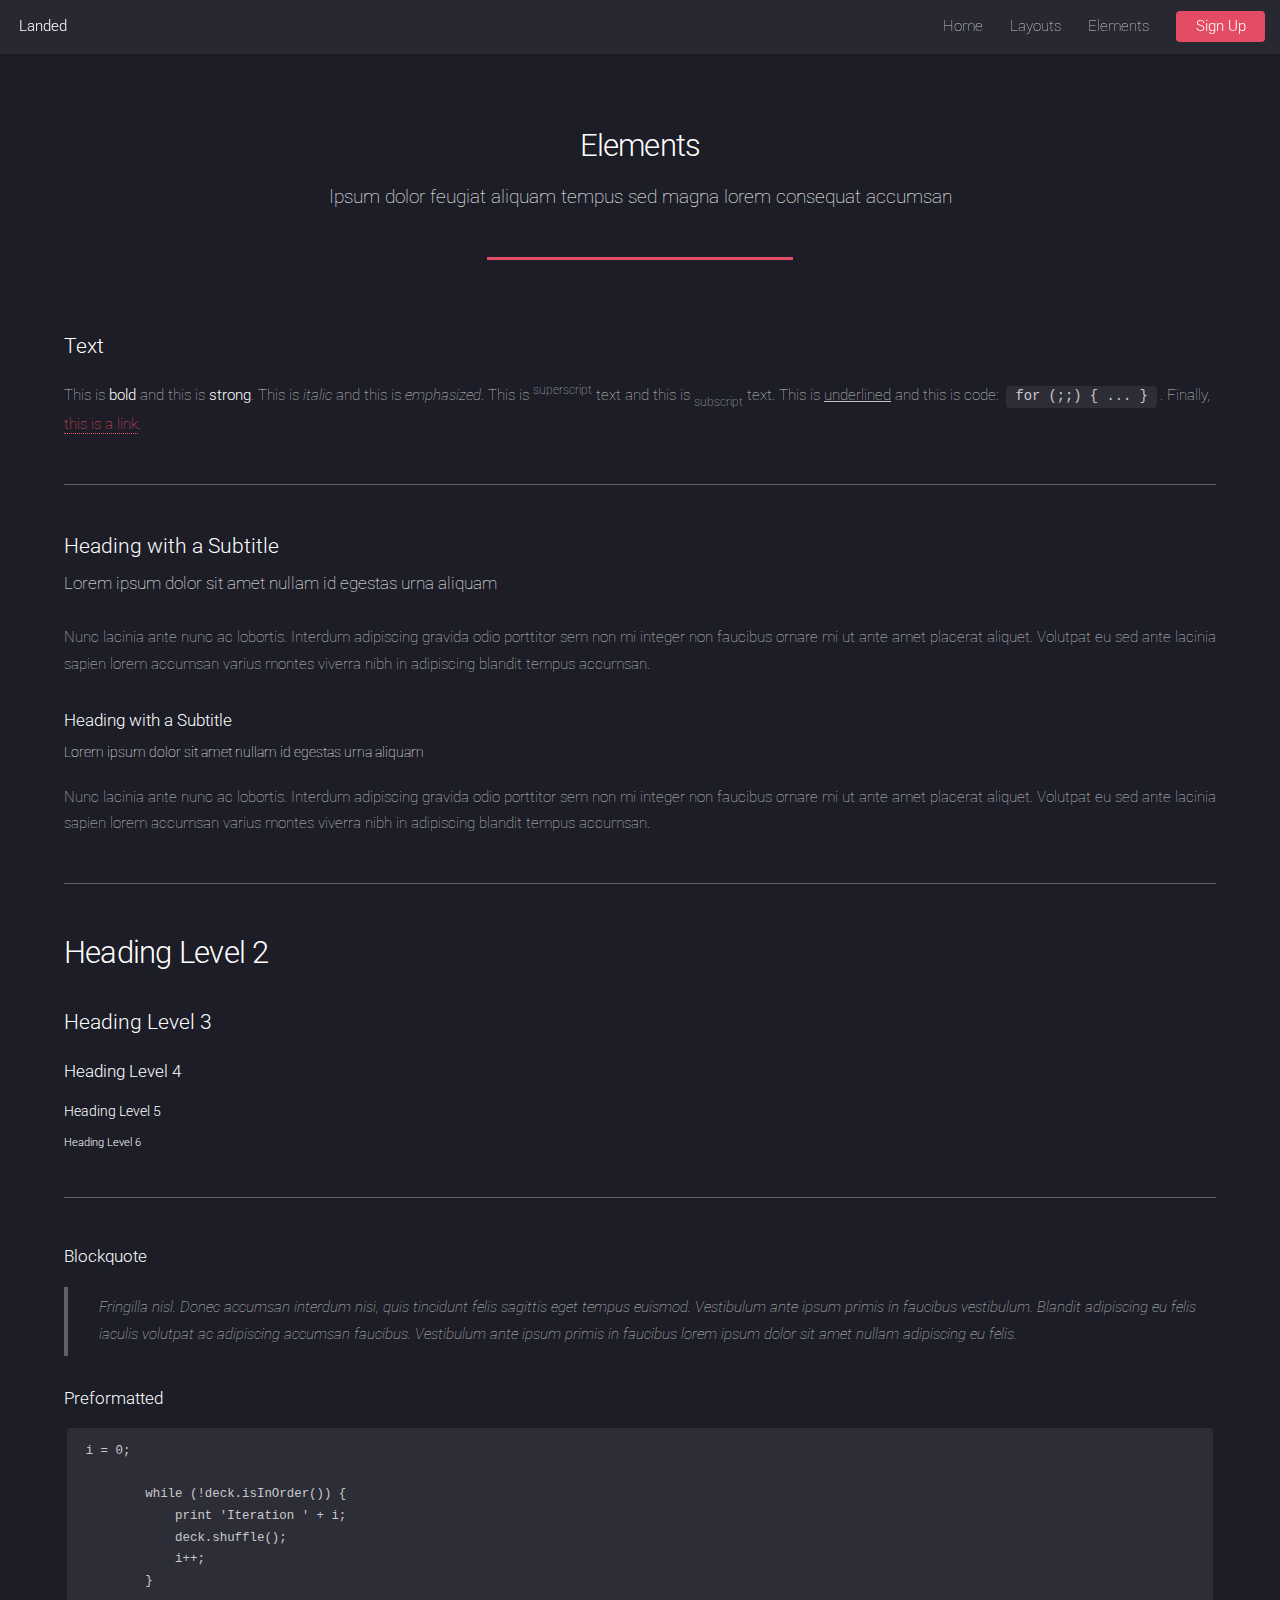
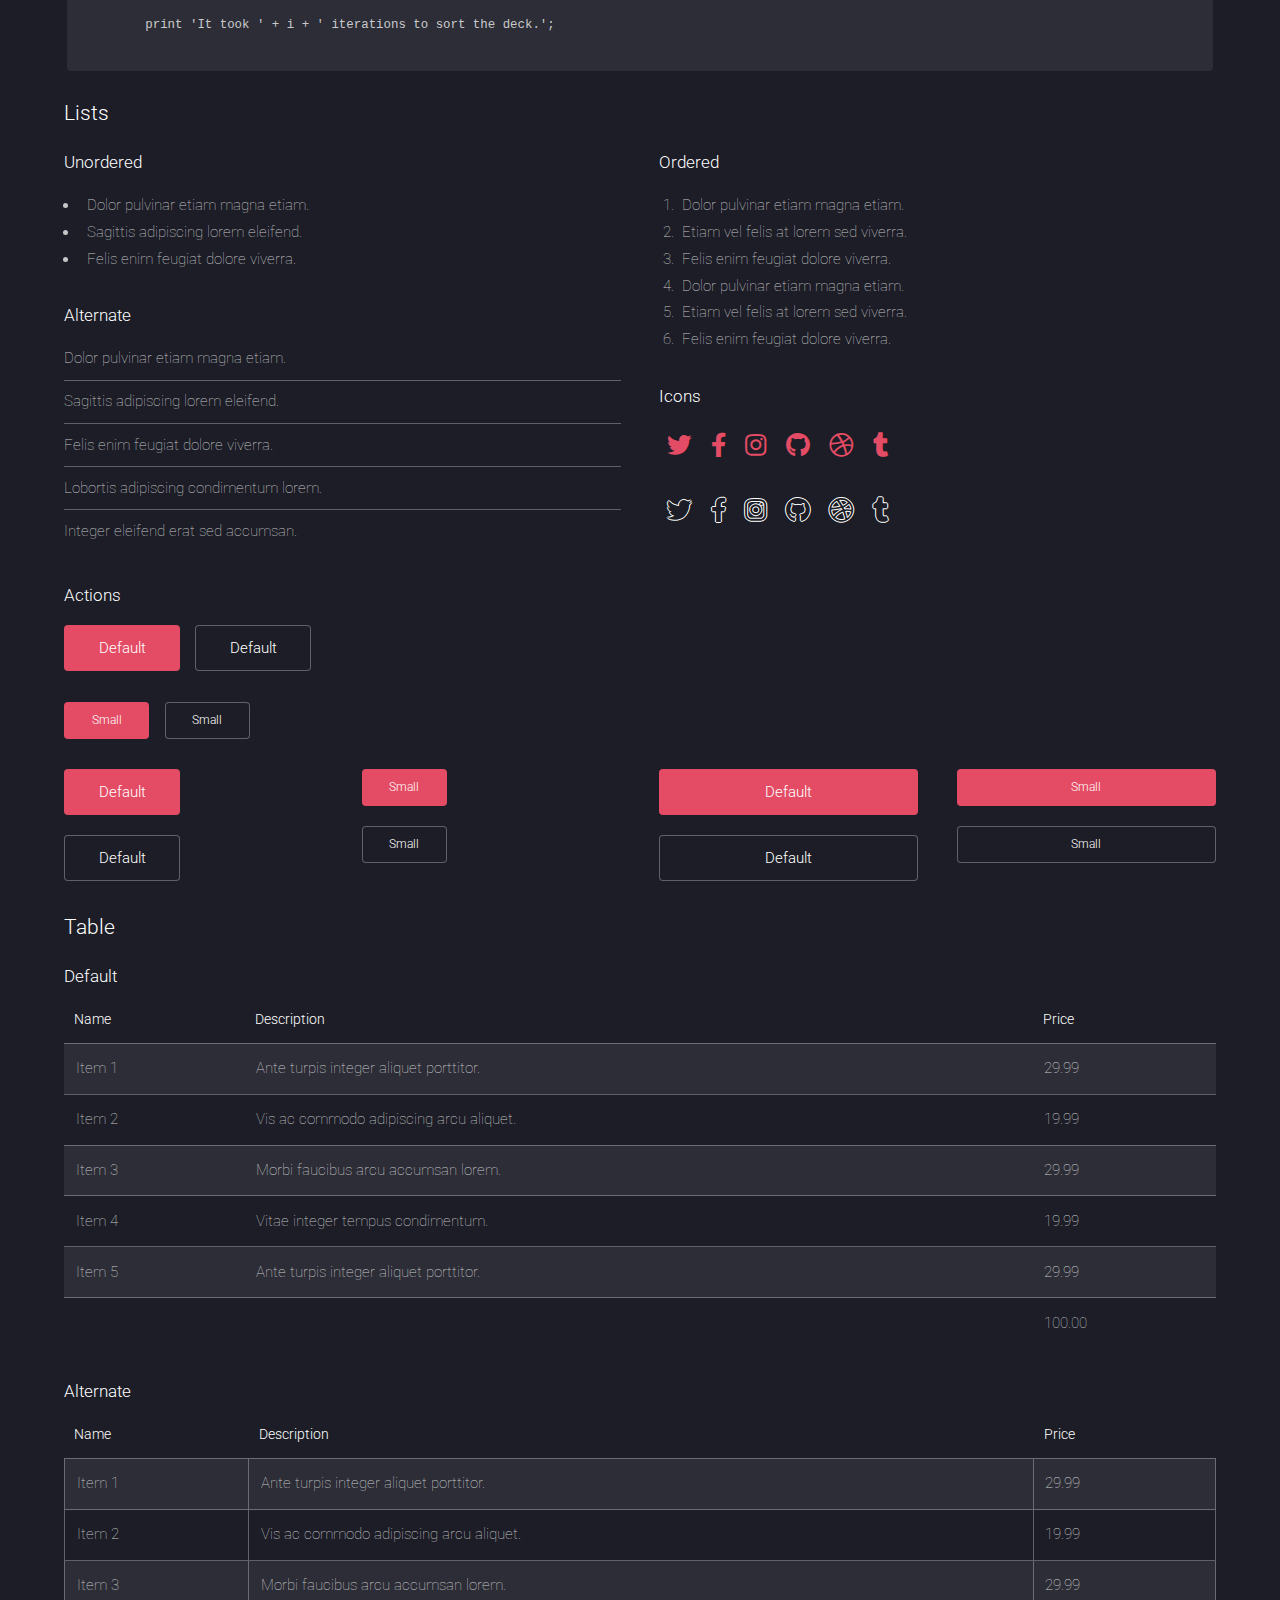
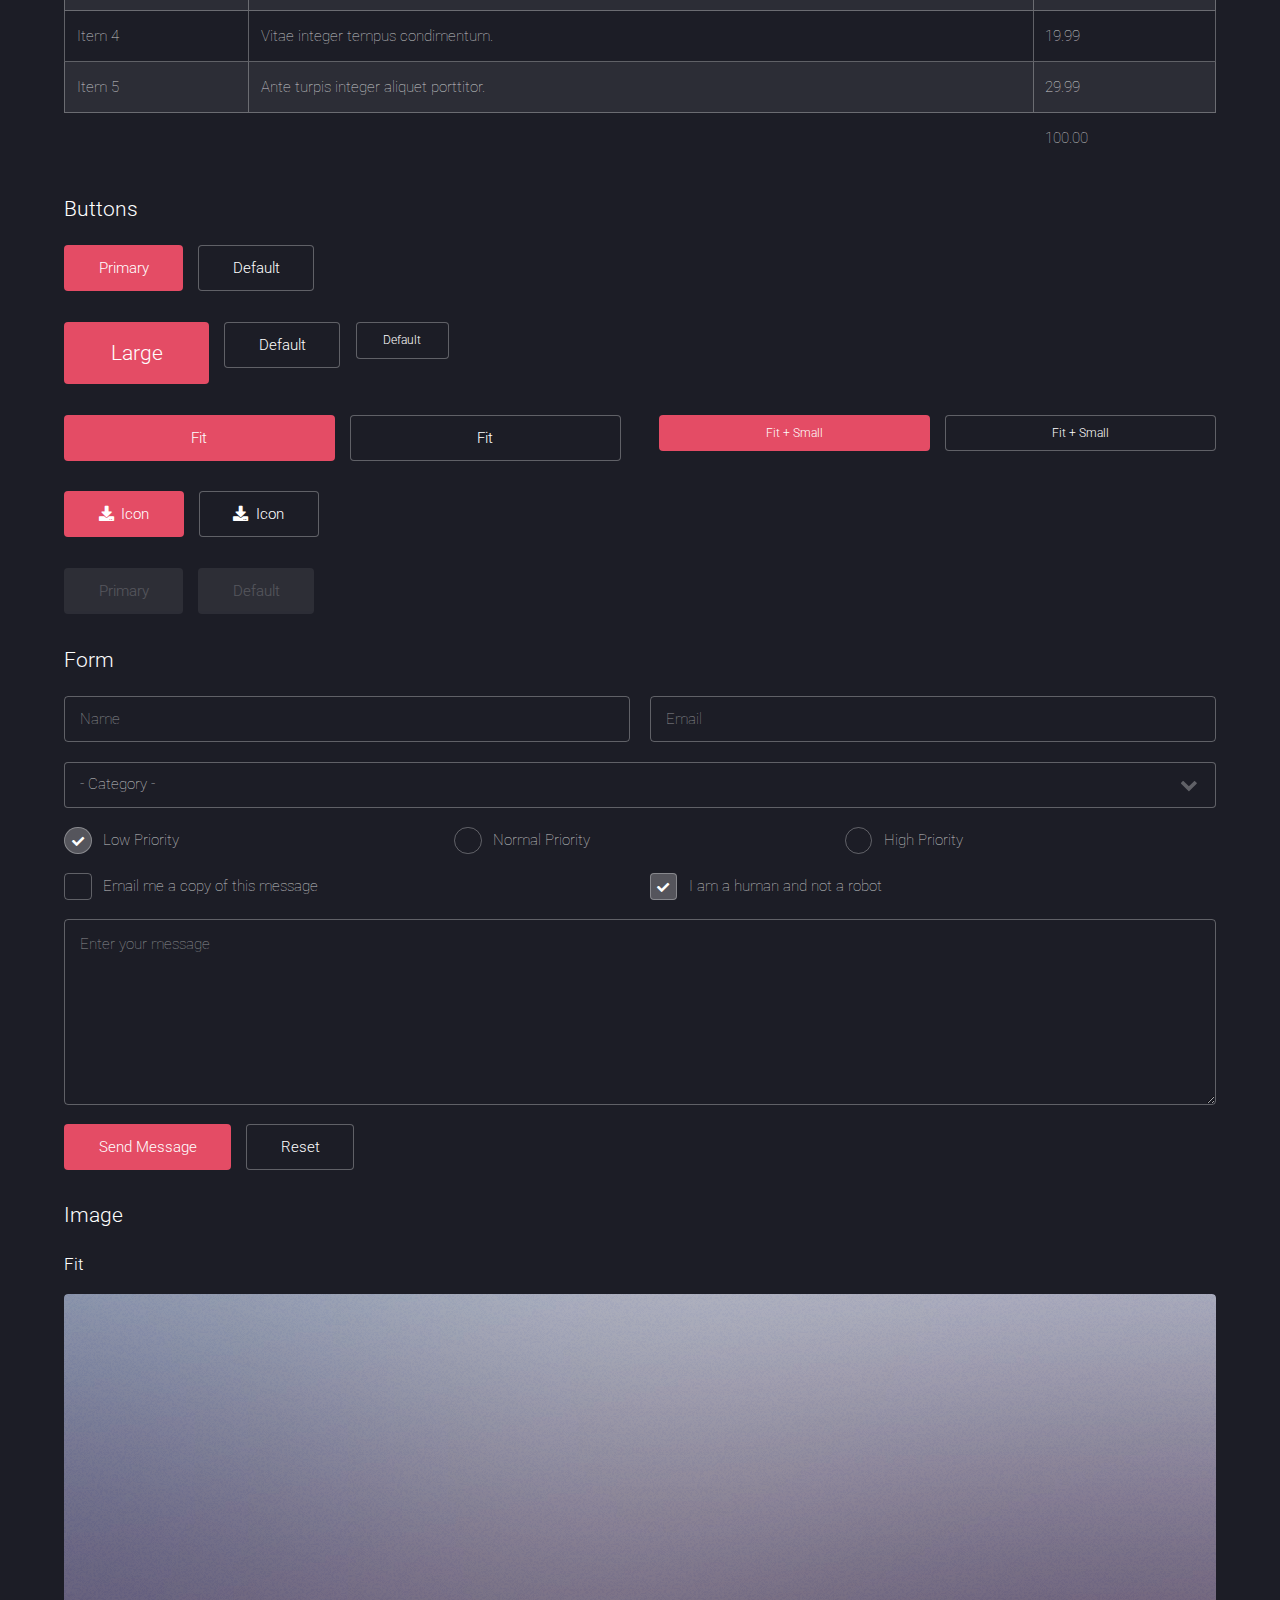
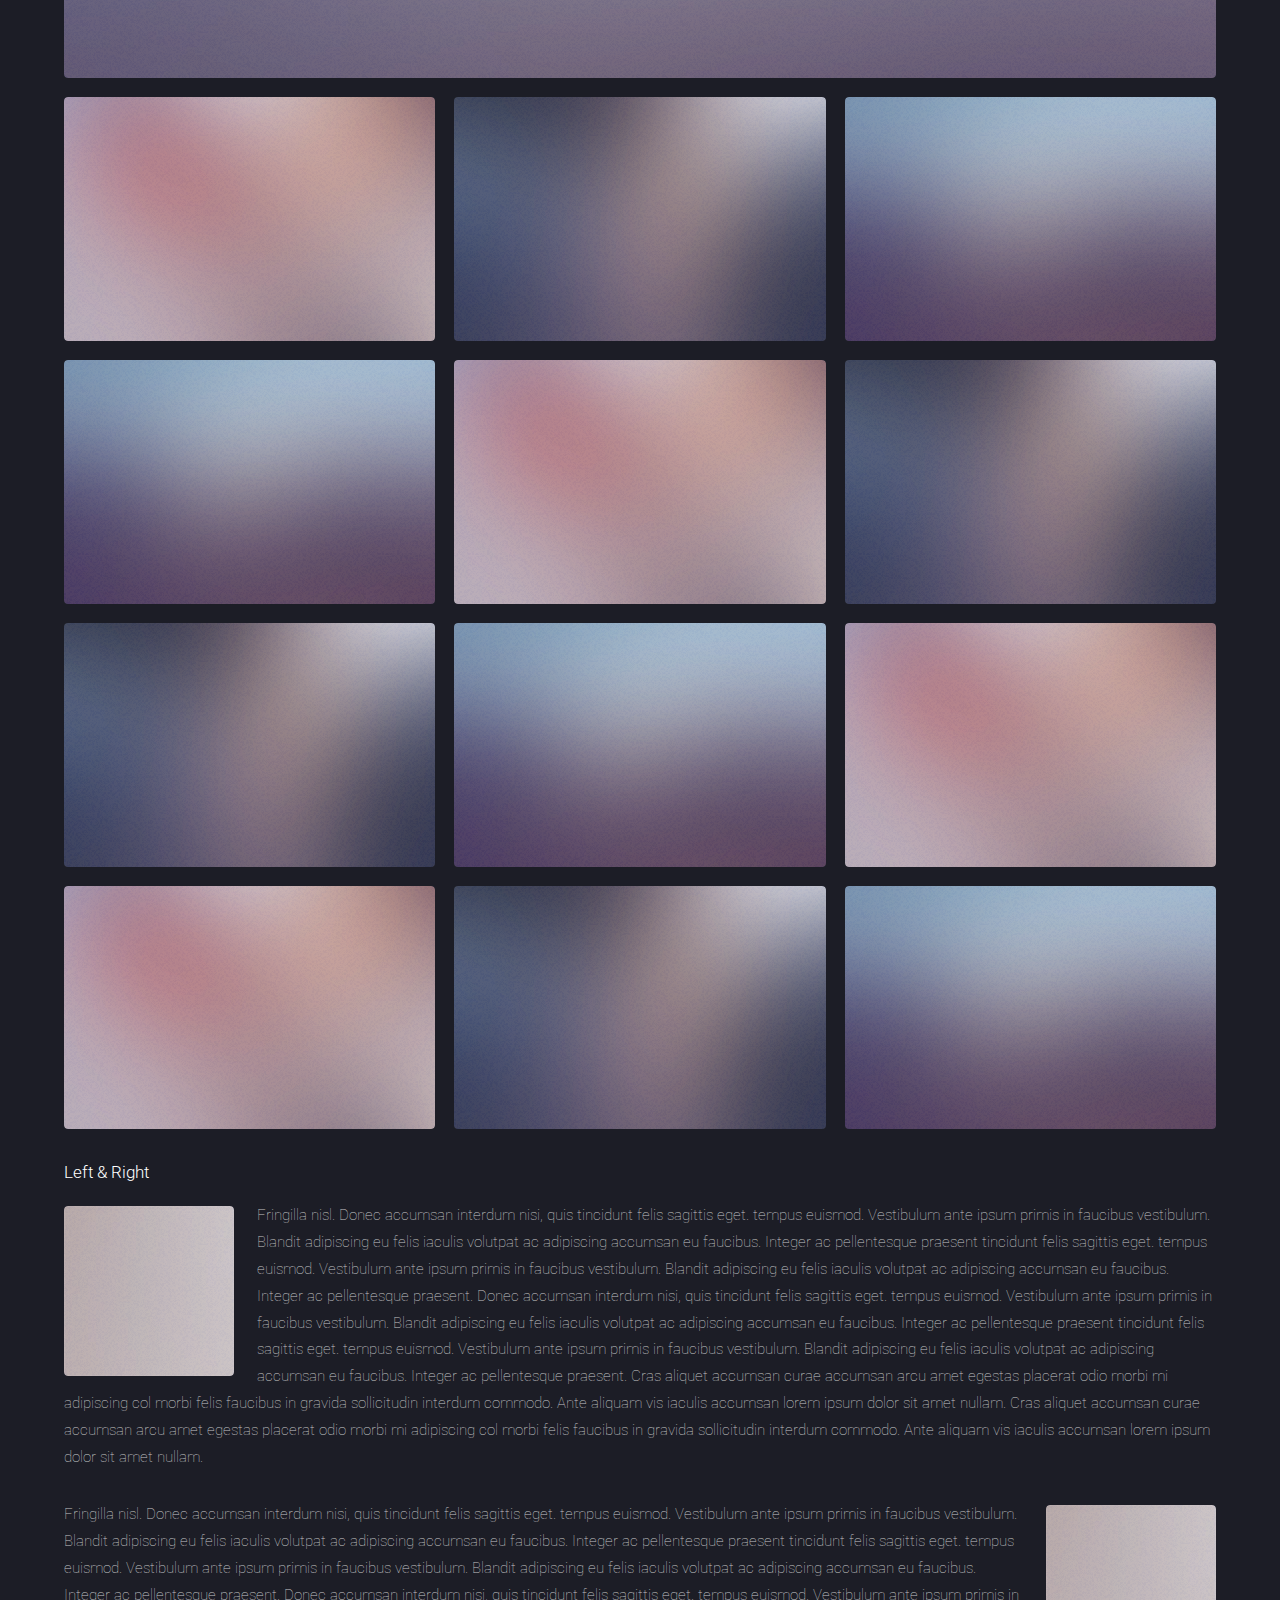
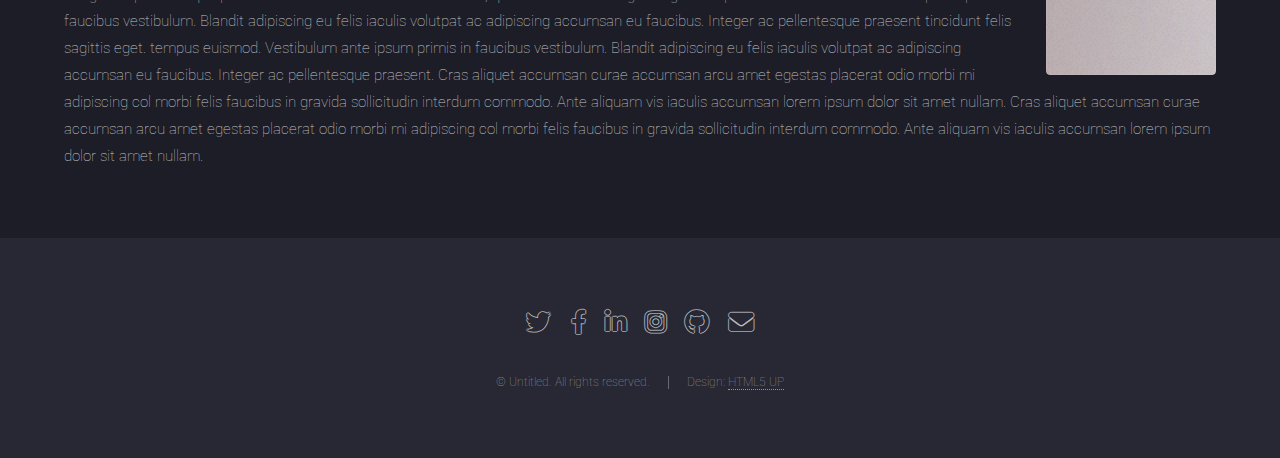
<file: elements.html>
<!DOCTYPE HTML>
<!--
	Landed by HTML5 UP
	html5up.net | @ajlkn
	Free for personal and commercial use under the CCA 3.0 license (html5up.net/license)
-->
<html>
	<head>
		<title>Elements - Landed by HTML5 UP</title>
		<meta charset="utf-8" />
		<meta name="viewport" content="width=device-width, initial-scale=1, user-scalable=no" />
		<link rel="stylesheet" href="assets/css/main.css" />
		<noscript><link rel="stylesheet" href="assets/css/noscript.css" /></noscript>
	</head>
	<body class="is-preload">
		<div id="page-wrapper">

			<!-- Header -->
				<header id="header">
					<h1 id="logo"><a href="index.html">Landed</a></h1>
					<nav id="nav">
						<ul>
							<li><a href="index.html">Home</a></li>
							<li>
								<a href="#">Layouts</a>
								<ul>
									<li><a href="left-sidebar.html">Left Sidebar</a></li>
									<li><a href="right-sidebar.html">Right Sidebar</a></li>
									<li><a href="no-sidebar.html">Our Mission</a></li>
									<li>
										<a href="#">Submenu</a>
										<ul>
											<li><a href="#">Option 1</a></li>
											<li><a href="#">Option 2</a></li>
											<li><a href="#">Option 3</a></li>
											<li><a href="#">Option 4</a></li>
										</ul>
									</li>
								</ul>
							</li>
							<li><a href="elements.html">Elements</a></li>
							<li><a href="#" class="button primary">Sign Up</a></li>
						</ul>
					</nav>
				</header>

			<!-- Main -->
				<div id="main" class="wrapper style1">
					<div class="container">
						<header class="major">
							<h2>Elements</h2>
							<p>Ipsum dolor feugiat aliquam tempus sed magna lorem consequat accumsan</p>
						</header>

						<!-- Text -->
							<section>
								<h3>Text</h3>
								<p>This is <b>bold</b> and this is <strong>strong</strong>. This is <i>italic</i> and this is <em>emphasized</em>.
								This is <sup>superscript</sup> text and this is <sub>subscript</sub> text.
								This is <u>underlined</u> and this is code: <code>for (;;) { ... }</code>. Finally, <a href="#">this is a link</a>.</p>

								<hr />

								<header>
									<h3>Heading with a Subtitle</h3>
									<p>Lorem ipsum dolor sit amet nullam id egestas urna aliquam</p>
								</header>
								<p>Nunc lacinia ante nunc ac lobortis. Interdum adipiscing gravida odio porttitor sem non mi integer non faucibus ornare mi ut ante amet placerat aliquet. Volutpat eu sed ante lacinia sapien lorem accumsan varius montes viverra nibh in adipiscing blandit tempus accumsan.</p>
								<header>
									<h4>Heading with a Subtitle</h4>
									<p>Lorem ipsum dolor sit amet nullam id egestas urna aliquam</p>
								</header>
								<p>Nunc lacinia ante nunc ac lobortis. Interdum adipiscing gravida odio porttitor sem non mi integer non faucibus ornare mi ut ante amet placerat aliquet. Volutpat eu sed ante lacinia sapien lorem accumsan varius montes viverra nibh in adipiscing blandit tempus accumsan.</p>

								<hr />

								<h2>Heading Level 2</h2>
								<h3>Heading Level 3</h3>
								<h4>Heading Level 4</h4>
								<h5>Heading Level 5</h5>
								<h6>Heading Level 6</h6>

								<hr />

								<h4>Blockquote</h4>
								<blockquote>Fringilla nisl. Donec accumsan interdum nisi, quis tincidunt felis sagittis eget tempus euismod. Vestibulum ante ipsum primis in faucibus vestibulum. Blandit adipiscing eu felis iaculis volutpat ac adipiscing accumsan faucibus. Vestibulum ante ipsum primis in faucibus lorem ipsum dolor sit amet nullam adipiscing eu felis.</blockquote>

								<h4>Preformatted</h4>
								<pre><code>i = 0;

	while (!deck.isInOrder()) {
	    print 'Iteration ' + i;
	    deck.shuffle();
	    i++;
	}

	print 'It took ' + i + ' iterations to sort the deck.';
	</code></pre>
							</section>

						<!-- Lists -->
							<section>
								<h3>Lists</h3>
								<div class="row">
									<div class="col-6 col-12-xsmall">

										<h4>Unordered</h4>
										<ul>
											<li>Dolor pulvinar etiam magna etiam.</li>
											<li>Sagittis adipiscing lorem eleifend.</li>
											<li>Felis enim feugiat dolore viverra.</li>
										</ul>

										<h4>Alternate</h4>
										<ul class="alt">
											<li>Dolor pulvinar etiam magna etiam.</li>
											<li>Sagittis adipiscing lorem eleifend.</li>
											<li>Felis enim feugiat dolore viverra.</li>
											<li>Lobortis adipiscing condimentum lorem.</li>
											<li>Integer eleifend erat sed accumsan.</li>
										</ul>

									</div>
									<div class="col-6 col-12-xsmall">

										<h4>Ordered</h4>
										<ol>
											<li>Dolor pulvinar etiam magna etiam.</li>
											<li>Etiam vel felis at lorem sed viverra.</li>
											<li>Felis enim feugiat dolore viverra.</li>
											<li>Dolor pulvinar etiam magna etiam.</li>
											<li>Etiam vel felis at lorem sed viverra.</li>
											<li>Felis enim feugiat dolore viverra.</li>
										</ol>

										<h4>Icons</h4>
										<ul class="icons">
											<li><a href="#" class="icon brands fa-twitter"><span class="label">Twitter</span></a></li>
											<li><a href="#" class="icon brands fa-facebook-f"><span class="label">Facebook</span></a></li>
											<li><a href="#" class="icon brands fa-instagram"><span class="label">Instagram</span></a></li>
											<li><a href="#" class="icon brands fa-github"><span class="label">Github</span></a></li>
											<li><a href="#" class="icon brands fa-dribbble"><span class="label">Dribbble</span></a></li>
											<li><a href="#" class="icon brands fa-tumblr"><span class="label">Tumblr</span></a></li>
										</ul>
										<ul class="icons">
											<li><a href="#" class="icon brands alt fa-twitter"><span class="label">Twitter</span></a></li>
											<li><a href="#" class="icon brands alt fa-facebook-f"><span class="label">Facebook</span></a></li>
											<li><a href="#" class="icon brands alt fa-instagram"><span class="label">Instagram</span></a></li>
											<li><a href="#" class="icon brands alt fa-github"><span class="label">Github</span></a></li>
											<li><a href="#" class="icon brands alt fa-dribbble"><span class="label">Dribbble</span></a></li>
											<li><a href="#" class="icon brands alt fa-tumblr"><span class="label">Tumblr</span></a></li>
										</ul>

									</div>
								</div>

								<h4>Actions</h4>
								<ul class="actions">
									<li><a href="#" class="button primary">Default</a></li>
									<li><a href="#" class="button">Default</a></li>
								</ul>
								<ul class="actions small">
									<li><a href="#" class="button primary small">Small</a></li>
									<li><a href="#" class="button small">Small</a></li>
								</ul>
								<div class="row">
									<div class="col-3 col-6-medium col-12-xsmall">
										<ul class="actions stacked">
											<li><a href="#" class="button primary">Default</a></li>
											<li><a href="#" class="button">Default</a></li>
										</ul>
									</div>
									<div class="col-3 col-6-medium col-12-xsmall">
										<ul class="actions stacked">
											<li><a href="#" class="button primary small">Small</a></li>
											<li><a href="#" class="button small">Small</a></li>
										</ul>
									</div>
									<div class="col-3 col-6-medium col-12-xsmall">
										<ul class="actions stacked">
											<li><a href="#" class="button primary fit">Default</a></li>
											<li><a href="#" class="button fit">Default</a></li>
										</ul>
									</div>
									<div class="col-3 col-6-medium col-12-xsmall">
										<ul class="actions stacked">
											<li><a href="#" class="button primary small fit">Small</a></li>
											<li><a href="#" class="button small fit">Small</a></li>
										</ul>
									</div>
								</div>
							</section>

						<!-- Table -->
							<section>
								<h3>Table</h3>
								<h4>Default</h4>
								<div class="table-wrapper">
									<table>
										<thead>
											<tr>
												<th>Name</th>
												<th>Description</th>
												<th>Price</th>
											</tr>
										</thead>
										<tbody>
											<tr>
												<td>Item 1</td>
												<td>Ante turpis integer aliquet porttitor.</td>
												<td>29.99</td>
											</tr>
											<tr>
												<td>Item 2</td>
												<td>Vis ac commodo adipiscing arcu aliquet.</td>
												<td>19.99</td>
											</tr>
											<tr>
												<td>Item 3</td>
												<td> Morbi faucibus arcu accumsan lorem.</td>
												<td>29.99</td>
											</tr>
											<tr>
												<td>Item 4</td>
												<td>Vitae integer tempus condimentum.</td>
												<td>19.99</td>
											</tr>
											<tr>
												<td>Item 5</td>
												<td>Ante turpis integer aliquet porttitor.</td>
												<td>29.99</td>
											</tr>
										</tbody>
										<tfoot>
											<tr>
												<td colspan="2"></td>
												<td>100.00</td>
											</tr>
										</tfoot>
									</table>
								</div>
								<h4>Alternate</h4>
								<div class="table-wrapper">
									<table class="alt">
										<thead>
											<tr>
												<th>Name</th>
												<th>Description</th>
												<th>Price</th>
											</tr>
										</thead>
										<tbody>
											<tr>
												<td>Item 1</td>
												<td>Ante turpis integer aliquet porttitor.</td>
												<td>29.99</td>
											</tr>
											<tr>
												<td>Item 2</td>
												<td>Vis ac commodo adipiscing arcu aliquet.</td>
												<td>19.99</td>
											</tr>
											<tr>
												<td>Item 3</td>
												<td> Morbi faucibus arcu accumsan lorem.</td>
												<td>29.99</td>
											</tr>
											<tr>
												<td>Item 4</td>
												<td>Vitae integer tempus condimentum.</td>
												<td>19.99</td>
											</tr>
											<tr>
												<td>Item 5</td>
												<td>Ante turpis integer aliquet porttitor.</td>
												<td>29.99</td>
											</tr>
										</tbody>
										<tfoot>
											<tr>
												<td colspan="2"></td>
												<td>100.00</td>
											</tr>
										</tfoot>
									</table>
								</div>
							</section>

						<!-- Buttons -->
							<section>
								<h3>Buttons</h3>
								<ul class="actions">
									<li><a href="#" class="button primary">Primary</a></li>
									<li><a href="#" class="button">Default</a></li>
								</ul>
								<ul class="actions">
									<li><a href="#" class="button primary large">Large</a></li>
									<li><a href="#" class="button">Default</a></li>
									<li><a href="#" class="button small">Default</a></li>
								</ul>
								<div class="row">
									<div class="col-6 col-12-xsmall">
										<ul class="actions fit">
											<li><a href="#" class="button primary fit">Fit</a></li>
											<li><a href="#" class="button fit">Fit</a></li>
										</ul>
									</div>
									<div class="col-6 col-12-xsmall">
										<ul class="actions fit small">
											<li><a href="#" class="button primary fit small">Fit + Small</a></li>
											<li><a href="#" class="button fit small">Fit + Small</a></li>
										</ul>
									</div>
								</div>
								<ul class="actions">
									<li><a href="#" class="button primary icon solid fa-download">Icon</a></li>
									<li><a href="#" class="button icon solid fa-download">Icon</a></li>
								</ul>
								<ul class="actions">
									<li><span class="button primary disabled">Primary</span></li>
									<li><span class="button disabled">Default</span></li>
								</ul>
							</section>

						<!-- Form -->
							<section>
								<h3>Form</h3>
								<form method="post" action="#">
									<div class="row gtr-uniform gtr-50">
										<div class="col-6 col-12-xsmall">
											<input type="text" name="name" id="name" value="" placeholder="Name" />
										</div>
										<div class="col-6 col-12-xsmall">
											<input type="email" name="email" id="email" value="" placeholder="Email" />
										</div>
										<div class="col-12">
											<select name="category" id="category">
												<option value="">- Category -</option>
												<option value="1">Manufacturing</option>
												<option value="1">Shipping</option>
												<option value="1">Administration</option>
												<option value="1">Human Resources</option>
											</select>
										</div>
										<div class="col-4 col-12-medium">
											<input type="radio" id="priority-low" name="priority" checked>
											<label for="priority-low">Low Priority</label>
										</div>
										<div class="col-4 col-12-medium">
											<input type="radio" id="priority-normal" name="priority">
											<label for="priority-normal">Normal Priority</label>
										</div>
										<div class="col-4 col-12-medium">
											<input type="radio" id="priority-high" name="priority">
											<label for="priority-high">High Priority</label>
										</div>
										<div class="col-6 col-12-medium">
											<input type="checkbox" id="copy" name="copy">
											<label for="copy">Email me a copy of this message</label>
										</div>
										<div class="col-6 col-12-medium">
											<input type="checkbox" id="human" name="human" checked>
											<label for="human">I am a human and not a robot</label>
										</div>
										<div class="col-12">
											<textarea name="message" id="message" placeholder="Enter your message" rows="6"></textarea>
										</div>
										<div class="col-12">
											<ul class="actions">
												<li><input type="submit" value="Send Message" class="primary" /></li>
												<li><input type="reset" value="Reset" /></li>
											</ul>
										</div>
									</div>
								</form>
							</section>

						<!-- Image -->
							<section>
								<h3>Image</h3>
								<h4>Fit</h4>
								<div class="box alt">
									<div class="row gtr-50 gtr-uniform">
										<div class="col-12"><span class="image fit"><img src="images/pic07.jpg" alt="" /></span></div>
										<div class="col-4 col-6-xsmall"><span class="image fit"><img src="images/pic02.jpg" alt="" /></span></div>
										<div class="col-4 col-6-xsmall"><span class="image fit"><img src="images/pic03.jpg" alt="" /></span></div>
										<div class="col-4 col-6-xsmall"><span class="image fit"><img src="images/pic04.jpg" alt="" /></span></div>
										<div class="col-4 col-6-xsmall"><span class="image fit"><img src="images/pic04.jpg" alt="" /></span></div>
										<div class="col-4 col-6-xsmall"><span class="image fit"><img src="images/pic02.jpg" alt="" /></span></div>
										<div class="col-4 col-6-xsmall"><span class="image fit"><img src="images/pic03.jpg" alt="" /></span></div>
										<div class="col-4 col-6-xsmall"><span class="image fit"><img src="images/pic03.jpg" alt="" /></span></div>
										<div class="col-4 col-6-xsmall"><span class="image fit"><img src="images/pic04.jpg" alt="" /></span></div>
										<div class="col-4 col-6-xsmall"><span class="image fit"><img src="images/pic02.jpg" alt="" /></span></div>
										<div class="col-4 col-6-xsmall"><span class="image fit"><img src="images/pic02.jpg" alt="" /></span></div>
										<div class="col-4 col-6-xsmall"><span class="image fit"><img src="images/pic03.jpg" alt="" /></span></div>
										<div class="col-4 col-6-xsmall"><span class="image fit"><img src="images/pic04.jpg" alt="" /></span></div>
									</div>
								</div>

								<h4>Left &amp; Right</h4>
								<p><span class="image left"><img src="images/pic08.jpg" alt="" /></span>Fringilla nisl. Donec accumsan interdum nisi, quis tincidunt felis sagittis eget. tempus euismod. Vestibulum ante ipsum primis in faucibus vestibulum. Blandit adipiscing eu felis iaculis volutpat ac adipiscing accumsan eu faucibus. Integer ac pellentesque praesent tincidunt felis sagittis eget. tempus euismod. Vestibulum ante ipsum primis in faucibus vestibulum. Blandit adipiscing eu felis iaculis volutpat ac adipiscing accumsan eu faucibus. Integer ac pellentesque praesent. Donec accumsan interdum nisi, quis tincidunt felis sagittis eget. tempus euismod. Vestibulum ante ipsum primis in faucibus vestibulum. Blandit adipiscing eu felis iaculis volutpat ac adipiscing accumsan eu faucibus. Integer ac pellentesque praesent tincidunt felis sagittis eget. tempus euismod. Vestibulum ante ipsum primis in faucibus vestibulum. Blandit adipiscing eu felis iaculis volutpat ac adipiscing accumsan eu faucibus. Integer ac pellentesque praesent. Cras aliquet accumsan curae accumsan arcu amet egestas placerat odio morbi mi adipiscing col morbi felis faucibus in gravida sollicitudin interdum commodo. Ante aliquam vis iaculis accumsan lorem ipsum dolor sit amet nullam. Cras aliquet accumsan curae accumsan arcu amet egestas placerat odio morbi mi adipiscing col morbi felis faucibus in gravida sollicitudin interdum commodo. Ante aliquam vis iaculis accumsan lorem ipsum dolor sit amet nullam.</p>
								<p><span class="image right"><img src="images/pic08.jpg" alt="" /></span>Fringilla nisl. Donec accumsan interdum nisi, quis tincidunt felis sagittis eget. tempus euismod. Vestibulum ante ipsum primis in faucibus vestibulum. Blandit adipiscing eu felis iaculis volutpat ac adipiscing accumsan eu faucibus. Integer ac pellentesque praesent tincidunt felis sagittis eget. tempus euismod. Vestibulum ante ipsum primis in faucibus vestibulum. Blandit adipiscing eu felis iaculis volutpat ac adipiscing accumsan eu faucibus. Integer ac pellentesque praesent. Donec accumsan interdum nisi, quis tincidunt felis sagittis eget. tempus euismod. Vestibulum ante ipsum primis in faucibus vestibulum. Blandit adipiscing eu felis iaculis volutpat ac adipiscing accumsan eu faucibus. Integer ac pellentesque praesent tincidunt felis sagittis eget. tempus euismod. Vestibulum ante ipsum primis in faucibus vestibulum. Blandit adipiscing eu felis iaculis volutpat ac adipiscing accumsan eu faucibus. Integer ac pellentesque praesent. Cras aliquet accumsan curae accumsan arcu amet egestas placerat odio morbi mi adipiscing col morbi felis faucibus in gravida sollicitudin interdum commodo. Ante aliquam vis iaculis accumsan lorem ipsum dolor sit amet nullam. Cras aliquet accumsan curae accumsan arcu amet egestas placerat odio morbi mi adipiscing col morbi felis faucibus in gravida sollicitudin interdum commodo. Ante aliquam vis iaculis accumsan lorem ipsum dolor sit amet nullam.</p>
							</section>

					</div>
				</div>

			<!-- Footer -->
				<footer id="footer">
					<ul class="icons">
						<li><a href="#" class="icon brands alt fa-twitter"><span class="label">Twitter</span></a></li>
						<li><a href="#" class="icon brands alt fa-facebook-f"><span class="label">Facebook</span></a></li>
						<li><a href="#" class="icon brands alt fa-linkedin-in"><span class="label">LinkedIn</span></a></li>
						<li><a href="#" class="icon brands alt fa-instagram"><span class="label">Instagram</span></a></li>
						<li><a href="#" class="icon brands alt fa-github"><span class="label">GitHub</span></a></li>
						<li><a href="#" class="icon solid alt fa-envelope"><span class="label">Email</span></a></li>
					</ul>
					<ul class="copyright">
						<li>&copy; Untitled. All rights reserved.</li><li>Design: <a href="http://html5up.net">HTML5 UP</a></li>
					</ul>
				</footer>

		</div>

		<!-- Scripts -->
			<script src="assets/js/jquery.min.js"></script>
			<script src="assets/js/jquery.scrolly.min.js"></script>
			<script src="assets/js/jquery.dropotron.min.js"></script>
			<script src="assets/js/jquery.scrollex.min.js"></script>
			<script src="assets/js/browser.min.js"></script>
			<script src="assets/js/breakpoints.min.js"></script>
			<script src="assets/js/util.js"></script>
			<script src="assets/js/main.js"></script>

	</body>
</html>
</file>
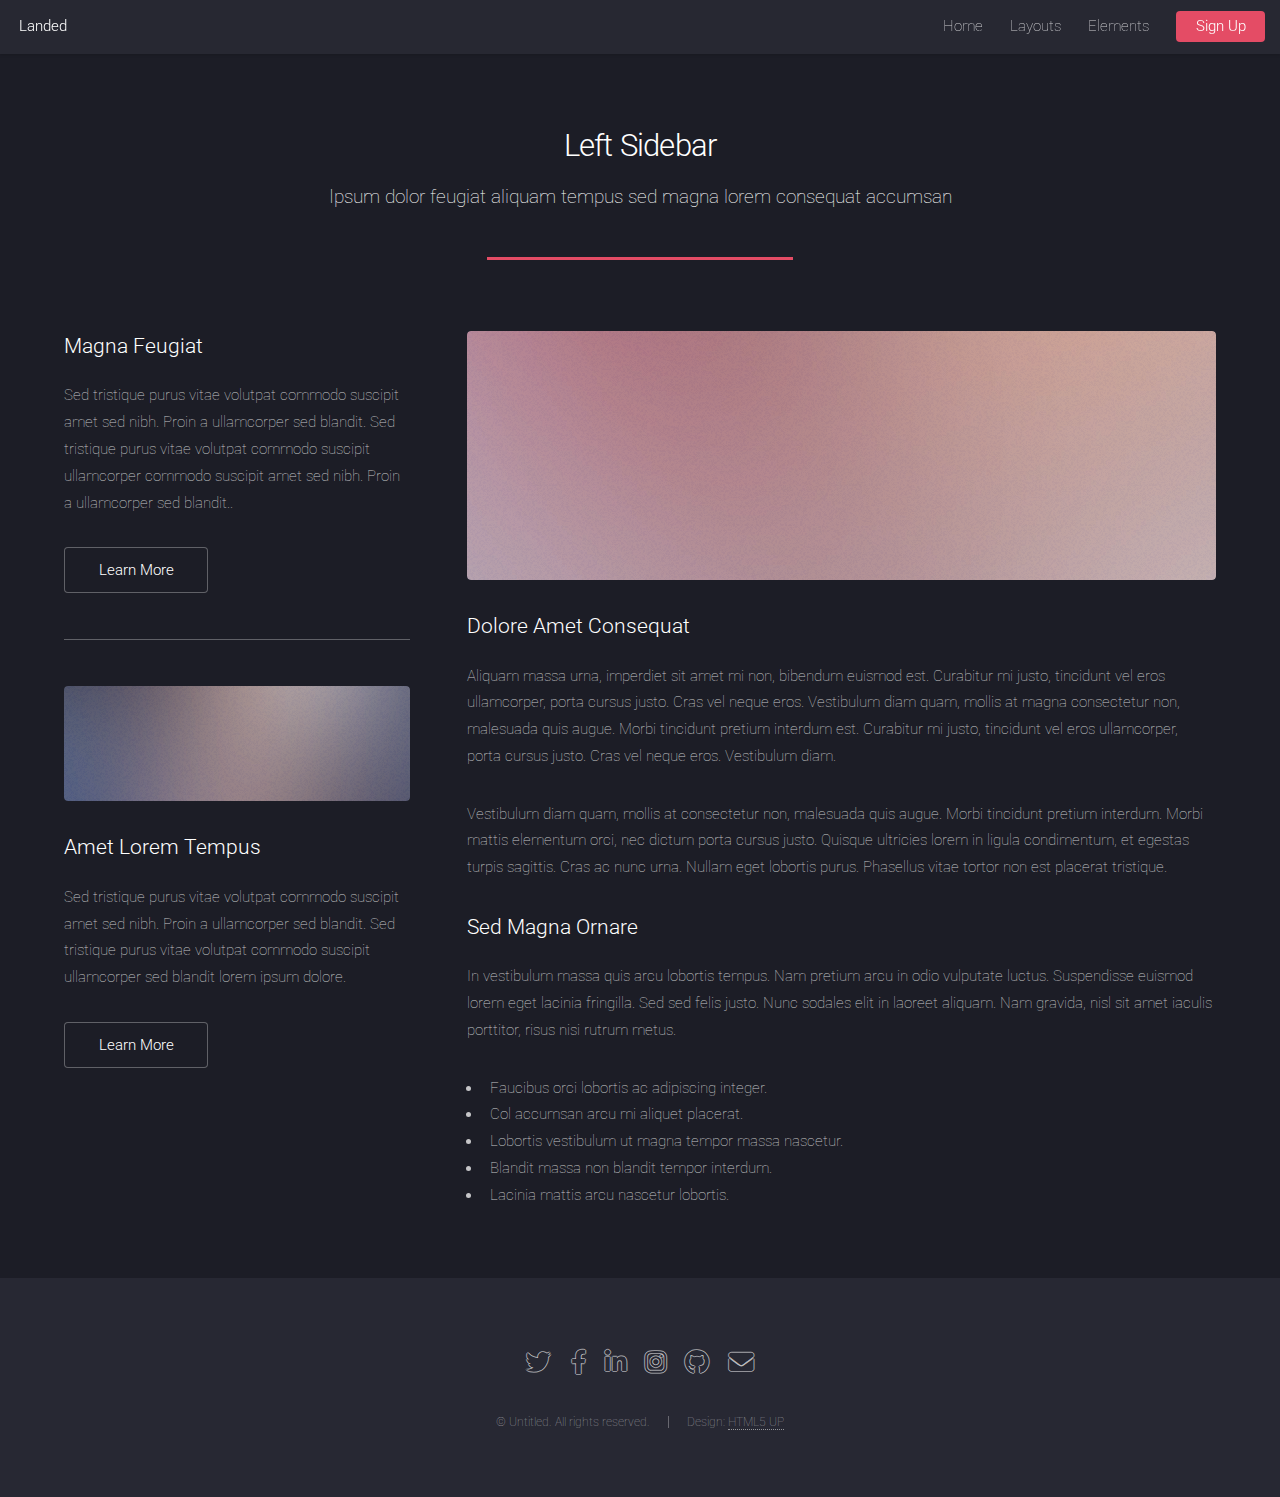
<file: left-sidebar.html>
<!DOCTYPE HTML>
<!--
	Landed by HTML5 UP
	html5up.net | @ajlkn
	Free for personal and commercial use under the CCA 3.0 license (html5up.net/license)
-->
<html>
	<head>
		<title>Left Sidebar - Landed by HTML5 UP</title>
		<meta charset="utf-8" />
		<meta name="viewport" content="width=device-width, initial-scale=1, user-scalable=no" />
		<link rel="stylesheet" href="assets/css/main.css" />
		<noscript><link rel="stylesheet" href="assets/css/noscript.css" /></noscript>
	</head>
	<body class="is-preload">
		<div id="page-wrapper">

			<!-- Header -->
				<header id="header">
					<h1 id="logo"><a href="index.html">Landed</a></h1>
					<nav id="nav">
						<ul>
							<li><a href="index.html">Home</a></li>
							<li>
								<a href="#">Layouts</a>
								<ul>
									<li><a href="left-sidebar.html">Left Sidebar</a></li>
									<li><a href="right-sidebar.html">Right Sidebar</a></li>
									<li><a href="no-sidebar.html">Our Mission</a></li>
									<li>
										<a href="#">Submenu</a>
										<ul>
											<li><a href="#">Option 1</a></li>
											<li><a href="#">Option 2</a></li>
											<li><a href="#">Option 3</a></li>
											<li><a href="#">Option 4</a></li>
										</ul>
									</li>
								</ul>
							</li>
							<li><a href="elements.html">Elements</a></li>
							<li><a href="#" class="button primary">Sign Up</a></li>
						</ul>
					</nav>
				</header>

			<!-- Main -->
				<div id="main" class="wrapper style1">
					<div class="container">
						<header class="major">
							<h2>Left Sidebar</h2>
							<p>Ipsum dolor feugiat aliquam tempus sed magna lorem consequat accumsan</p>
						</header>
						<div class="row gtr-150">
							<div class="col-4 col-12-medium">

								<!-- Sidebar -->
									<section id="sidebar">
										<section>
											<h3>Magna Feugiat</h3>
											<p>Sed tristique purus vitae volutpat commodo suscipit amet sed nibh. Proin a ullamcorper sed blandit. Sed tristique purus vitae volutpat commodo suscipit ullamcorper commodo suscipit amet sed nibh. Proin a ullamcorper sed blandit..</p>
											<footer>
												<ul class="actions">
													<li><a href="#" class="button">Learn More</a></li>
												</ul>
											</footer>
										</section>
										<hr />
										<section>
											<a href="#" class="image fit"><img src="images/pic06.jpg" alt="" /></a>
											<h3>Amet Lorem Tempus</h3>
											<p>Sed tristique purus vitae volutpat commodo suscipit amet sed nibh. Proin a ullamcorper sed blandit. Sed tristique purus vitae volutpat commodo suscipit ullamcorper sed blandit lorem ipsum dolore.</p>
											<footer>
												<ul class="actions">
													<li><a href="#" class="button">Learn More</a></li>
												</ul>
											</footer>
										</section>
									</section>

							</div>
							<div class="col-8 col-12-medium imp-medium">

								<!-- Content -->
									<section id="content">
										<a href="#" class="image fit"><img src="images/pic05.jpg" alt="" /></a>
										<h3>Dolore Amet Consequat</h3>
										<p>Aliquam massa urna, imperdiet sit amet mi non, bibendum euismod est. Curabitur mi justo, tincidunt vel eros ullamcorper, porta cursus justo. Cras vel neque eros. Vestibulum diam quam, mollis at magna consectetur non, malesuada quis augue. Morbi tincidunt pretium interdum est. Curabitur mi justo, tincidunt vel eros ullamcorper, porta cursus justo. Cras vel neque eros. Vestibulum diam.</p>
										<p>Vestibulum diam quam, mollis at consectetur non, malesuada quis augue. Morbi tincidunt pretium interdum. Morbi mattis elementum orci, nec dictum porta cursus justo. Quisque ultricies lorem in ligula condimentum, et egestas turpis sagittis. Cras ac nunc urna. Nullam eget lobortis purus. Phasellus vitae tortor non est placerat tristique.</p>
										<h3>Sed Magna Ornare</h3>
										<p>In vestibulum massa quis arcu lobortis tempus. Nam pretium arcu in odio vulputate luctus. Suspendisse euismod lorem eget lacinia fringilla. Sed sed felis justo. Nunc sodales elit in laoreet aliquam. Nam gravida, nisl sit amet iaculis porttitor, risus nisi rutrum metus.</p>
										<ul>
											<li>Faucibus orci lobortis ac adipiscing integer.</li>
											<li>Col accumsan arcu mi aliquet placerat.</li>
											<li>Lobortis vestibulum ut magna tempor massa nascetur.</li>
											<li>Blandit massa non blandit tempor interdum.</li>
											<li>Lacinia mattis arcu nascetur lobortis.</li>
										</ul>
									</section>

							</div>
						</div>
					</div>
				</div>

			<!-- Footer -->
				<footer id="footer">
					<ul class="icons">
						<li><a href="#" class="icon brands alt fa-twitter"><span class="label">Twitter</span></a></li>
						<li><a href="#" class="icon brands alt fa-facebook-f"><span class="label">Facebook</span></a></li>
						<li><a href="#" class="icon brands alt fa-linkedin-in"><span class="label">LinkedIn</span></a></li>
						<li><a href="#" class="icon brands alt fa-instagram"><span class="label">Instagram</span></a></li>
						<li><a href="#" class="icon brands alt fa-github"><span class="label">GitHub</span></a></li>
						<li><a href="#" class="icon solid alt fa-envelope"><span class="label">Email</span></a></li>
					</ul>
					<ul class="copyright">
						<li>&copy; Untitled. All rights reserved.</li><li>Design: <a href="http://html5up.net">HTML5 UP</a></li>
					</ul>
				</footer>

		</div>

		<!-- Scripts -->
			<script src="assets/js/jquery.min.js"></script>
			<script src="assets/js/jquery.scrolly.min.js"></script>
			<script src="assets/js/jquery.dropotron.min.js"></script>
			<script src="assets/js/jquery.scrollex.min.js"></script>
			<script src="assets/js/browser.min.js"></script>
			<script src="assets/js/breakpoints.min.js"></script>
			<script src="assets/js/util.js"></script>
			<script src="assets/js/main.js"></script>

	</body>
</html>
</file>
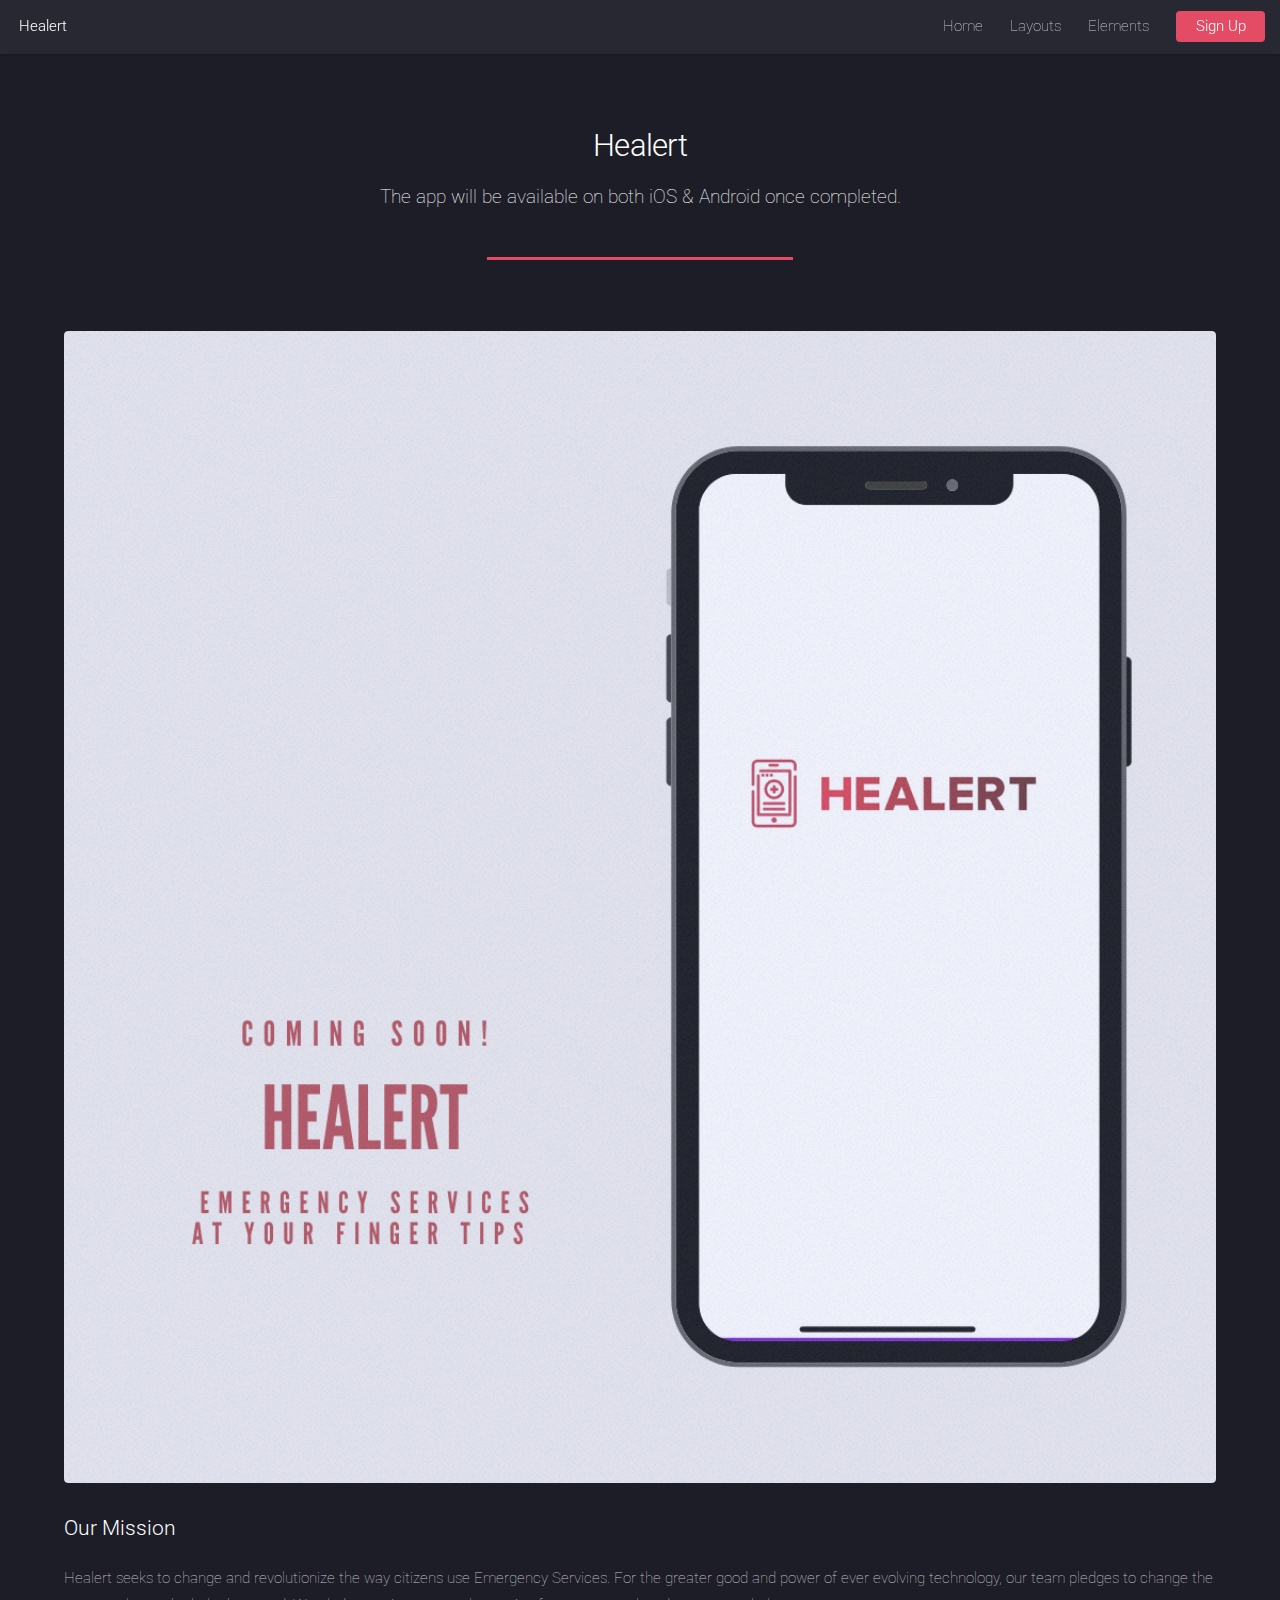
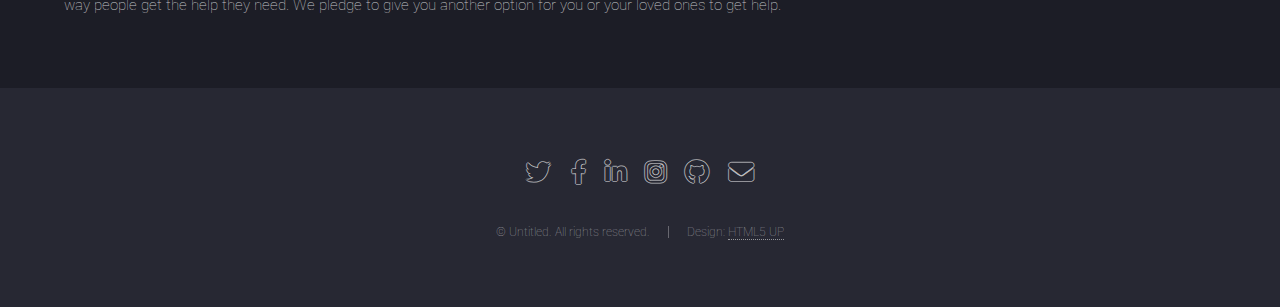
<file: no-sidebar.html>
<!DOCTYPE HTML>
<!--
	Landed by HTML5 UP
	html5up.net | @ajlkn
	Free for personal and commercial use under the CCA 3.0 license (html5up.net/license)
-->
<html>
	<head>
		<title>Our Mission - Landed by HTML5 UP</title>
		<meta charset="utf-8" />
		<meta name="viewport" content="width=device-width, initial-scale=1, user-scalable=no" />
		<link rel="stylesheet" href="assets/css/main.css" />
		<noscript><link rel="stylesheet" href="assets/css/noscript.css" /></noscript>
	</head>
	<body class="is-preload">
		<div id="page-wrapper">

			<!-- Header -->
				<header id="header">
					<h1 id="logo"><a href="index.html">Healert</a></h1>
					<nav id="nav">
						<ul>
							<li><a href="index.html">Home</a></li>
							<li>
								<a href="#">Layouts</a>
								<ul>
									<li><a href="left-sidebar.html">Left Sidebar</a></li>
									<li><a href="right-sidebar.html">Right Sidebar</a></li>
									<li><a href="no-sidebar.html">Our Misson</a></li>
									<li>
										<a href="#">Submenu</a>
										<ul>
											<li><a href="#">Option 1</a></li>
											<li><a href="#">Option 2</a></li>
											<li><a href="#">Option 3</a></li>
											<li><a href="#">Option 4</a></li>
										</ul>
									</li>
								</ul>
							</li>
							<li><a href="elements.html">Elements</a></li>
							<li><a href="#" class="button primary">Sign Up</a></li>
						</ul>
					</nav>
				</header>

			<!-- Main -->
				<div id="main" class="wrapper style1">
					<div class="container">
						<header class="major">
							<h2>Healert</h2>
							<p>The app will be available on both iOS & Android once completed.</p>
						</header>

						<!-- Content -->
							<section id="content">
								<a href="#" class="image fit"><img src="images/41E5EB8D-0A72-449D-9FA3-2670411943DF.png" alt="" /></a>
								<h3>Our Mission</h3>
								<p>Healert seeks to change and revolutionize the way citizens use Emergency Services. For the greater good and power of ever evolving technology, our team pledges to change the way people get the help they need. We pledge to give you another option for you or your loved ones to get help.</p>
								<p></p>
								<h3></h3>
								<p></p>
								<ul>
								
							</section>

					</div>
				</div>

			<!-- Footer -->
				<footer id="footer">
					<ul class="icons">
						<li><a href="#" class="icon brands alt fa-twitter"><span class="label">Twitter</span></a></li>
						<li><a href="#" class="icon brands alt fa-facebook-f"><span class="label">Facebook</span></a></li>
						<li><a href="#" class="icon brands alt fa-linkedin-in"><span class="label">LinkedIn</span></a></li>
						<li><a href="#" class="icon brands alt fa-instagram"><span class="label">Instagram</span></a></li>
						<li><a href="#" class="icon brands alt fa-github"><span class="label">GitHub</span></a></li>
						<li><a href="#" class="icon solid alt fa-envelope"><span class="label">Email</span></a></li>
					</ul>
					<ul class="copyright">
						<li>&copy; Untitled. All rights reserved.</li><li>Design: <a href="http://html5up.net">HTML5 UP</a></li>
					</ul>
				</footer>

		</div>

		<!-- Scripts -->
			<script src="assets/js/jquery.min.js"></script>
			<script src="assets/js/jquery.scrolly.min.js"></script>
			<script src="assets/js/jquery.dropotron.min.js"></script>
			<script src="assets/js/jquery.scrollex.min.js"></script>
			<script src="assets/js/browser.min.js"></script>
			<script src="assets/js/breakpoints.min.js"></script>
			<script src="assets/js/util.js"></script>
			<script src="assets/js/main.js"></script>

	</body>
</html>
</file>
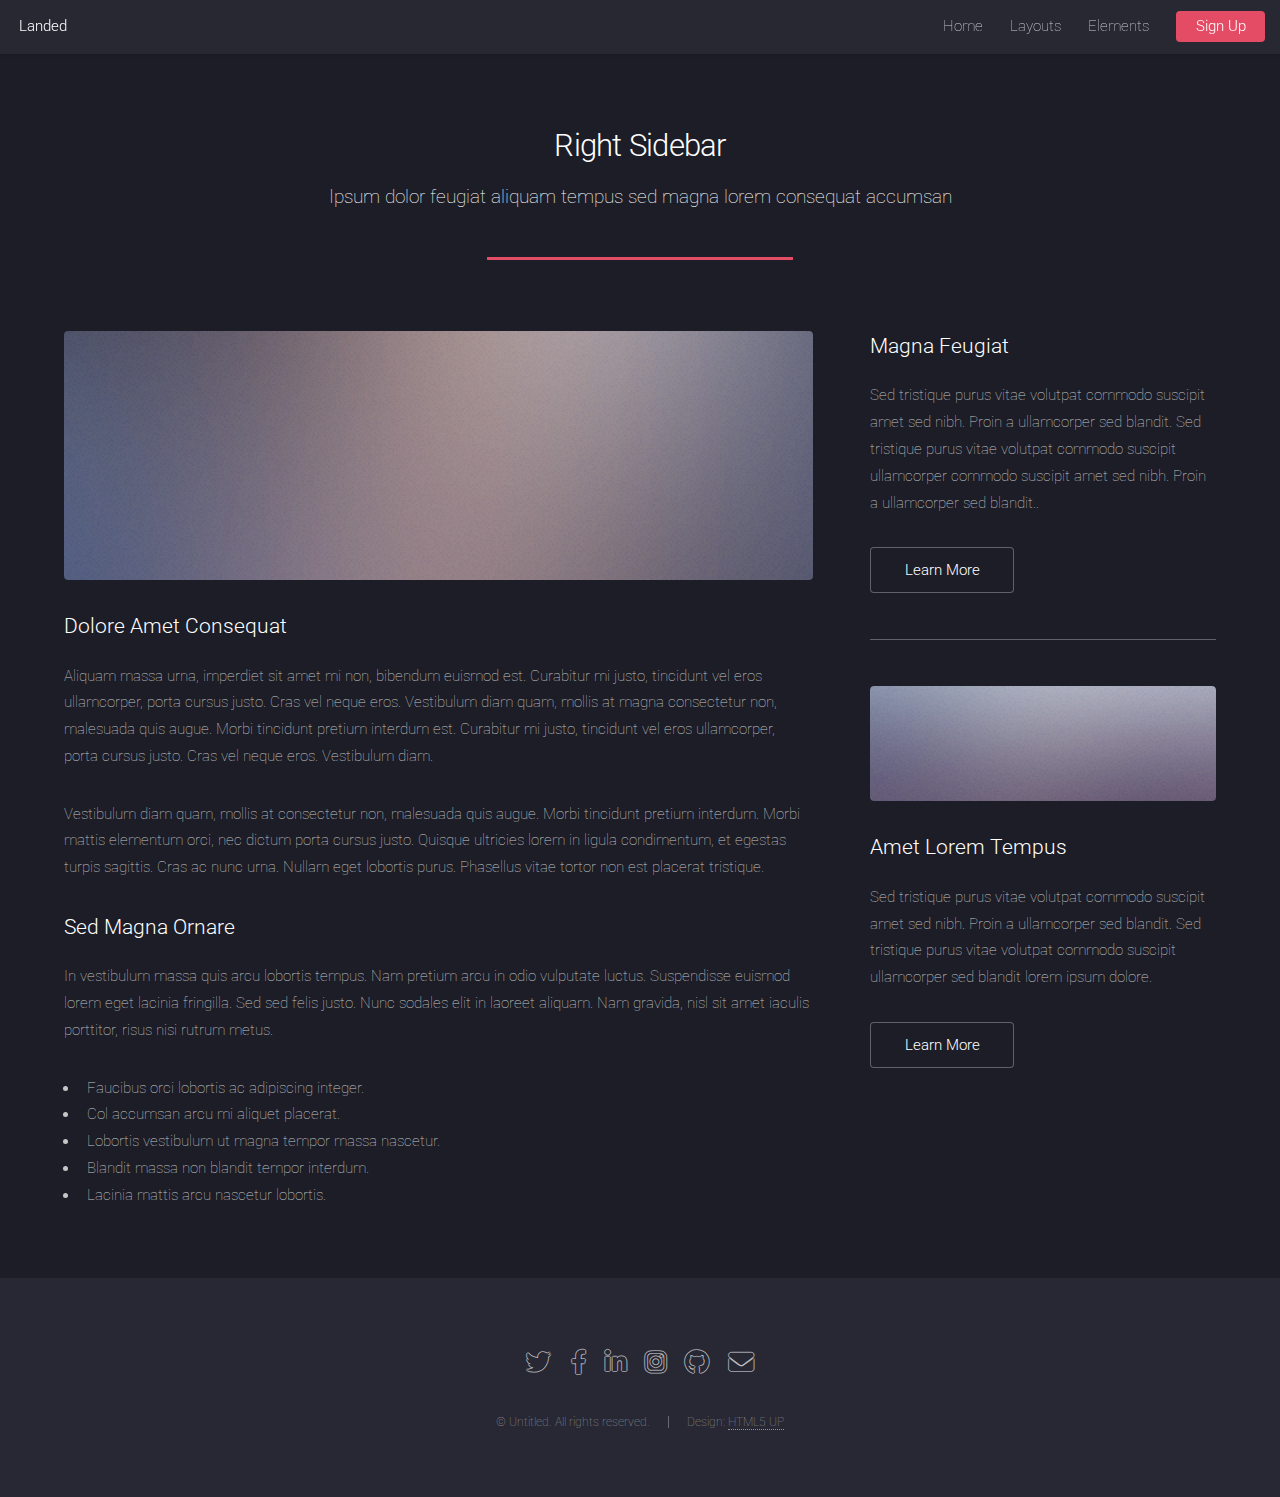
<file: right-sidebar.html>
<!DOCTYPE HTML>
<!--
	Landed by HTML5 UP
	html5up.net | @ajlkn
	Free for personal and commercial use under the CCA 3.0 license (html5up.net/license)
-->
<html>
	<head>
		<title>Right Sidebar - Landed by HTML5 UP</title>
		<meta charset="utf-8" />
		<meta name="viewport" content="width=device-width, initial-scale=1, user-scalable=no" />
		<link rel="stylesheet" href="assets/css/main.css" />
		<noscript><link rel="stylesheet" href="assets/css/noscript.css" /></noscript>
	</head>
	<body class="is-preload">
		<div id="page-wrapper">

			<!-- Header -->
				<header id="header">
					<h1 id="logo"><a href="index.html">Landed</a></h1>
					<nav id="nav">
						<ul>
							<li><a href="index.html">Home</a></li>
							<li>
								<a href="#">Layouts</a>
								<ul>
									<li><a href="left-sidebar.html">Left Sidebar</a></li>
									<li><a href="right-sidebar.html">Right Sidebar</a></li>
									<li><a href="no-sidebar.html">Our Mission</a></li>
									<li>
										<a href="#">Submenu</a>
										<ul>
											<li><a href="#">Option 1</a></li>
											<li><a href="#">Option 2</a></li>
											<li><a href="#">Option 3</a></li>
											<li><a href="#">Option 4</a></li>
										</ul>
									</li>
								</ul>
							</li>
							<li><a href="elements.html">Elements</a></li>
							<li><a href="#" class="button primary">Sign Up</a></li>
						</ul>
					</nav>
				</header>

			<!-- Main -->
				<div id="main" class="wrapper style1">
					<div class="container">
						<header class="major">
							<h2>Right Sidebar</h2>
							<p>Ipsum dolor feugiat aliquam tempus sed magna lorem consequat accumsan</p>
						</header>
						<div class="row gtr-150">
							<div class="col-8 col-12-medium">

								<!-- Content -->
									<section id="content">
										<a href="#" class="image fit"><img src="images/pic06.jpg" alt="" /></a>
										<h3>Dolore Amet Consequat</h3>
										<p>Aliquam massa urna, imperdiet sit amet mi non, bibendum euismod est. Curabitur mi justo, tincidunt vel eros ullamcorper, porta cursus justo. Cras vel neque eros. Vestibulum diam quam, mollis at magna consectetur non, malesuada quis augue. Morbi tincidunt pretium interdum est. Curabitur mi justo, tincidunt vel eros ullamcorper, porta cursus justo. Cras vel neque eros. Vestibulum diam.</p>
										<p>Vestibulum diam quam, mollis at consectetur non, malesuada quis augue. Morbi tincidunt pretium interdum. Morbi mattis elementum orci, nec dictum porta cursus justo. Quisque ultricies lorem in ligula condimentum, et egestas turpis sagittis. Cras ac nunc urna. Nullam eget lobortis purus. Phasellus vitae tortor non est placerat tristique.</p>
										<h3>Sed Magna Ornare</h3>
										<p>In vestibulum massa quis arcu lobortis tempus. Nam pretium arcu in odio vulputate luctus. Suspendisse euismod lorem eget lacinia fringilla. Sed sed felis justo. Nunc sodales elit in laoreet aliquam. Nam gravida, nisl sit amet iaculis porttitor, risus nisi rutrum metus.</p>
										<ul>
											<li>Faucibus orci lobortis ac adipiscing integer.</li>
											<li>Col accumsan arcu mi aliquet placerat.</li>
											<li>Lobortis vestibulum ut magna tempor massa nascetur.</li>
											<li>Blandit massa non blandit tempor interdum.</li>
											<li>Lacinia mattis arcu nascetur lobortis.</li>
										</ul>
									</section>

							</div>
							<div class="col-4 col-12-medium">

								<!-- Sidebar -->
									<section id="sidebar">
										<section>
											<h3>Magna Feugiat</h3>
											<p>Sed tristique purus vitae volutpat commodo suscipit amet sed nibh. Proin a ullamcorper sed blandit. Sed tristique purus vitae volutpat commodo suscipit ullamcorper commodo suscipit amet sed nibh. Proin a ullamcorper sed blandit..</p>
											<footer>
												<ul class="actions">
													<li><a href="#" class="button">Learn More</a></li>
												</ul>
											</footer>
										</section>
										<hr />
										<section>
											<a href="#" class="image fit"><img src="images/pic07.jpg" alt="" /></a>
											<h3>Amet Lorem Tempus</h3>
											<p>Sed tristique purus vitae volutpat commodo suscipit amet sed nibh. Proin a ullamcorper sed blandit. Sed tristique purus vitae volutpat commodo suscipit ullamcorper sed blandit lorem ipsum dolore.</p>
											<footer>
												<ul class="actions">
													<li><a href="#" class="button">Learn More</a></li>
												</ul>
											</footer>
										</section>
									</section>

							</div>
						</div>
					</div>
				</div>

			<!-- Footer -->
				<footer id="footer">
					<ul class="icons">
						<li><a href="#" class="icon brands alt fa-twitter"><span class="label">Twitter</span></a></li>
						<li><a href="#" class="icon brands alt fa-facebook-f"><span class="label">Facebook</span></a></li>
						<li><a href="#" class="icon brands alt fa-linkedin-in"><span class="label">LinkedIn</span></a></li>
						<li><a href="#" class="icon brands alt fa-instagram"><span class="label">Instagram</span></a></li>
						<li><a href="#" class="icon brands alt fa-github"><span class="label">GitHub</span></a></li>
						<li><a href="#" class="icon solid alt fa-envelope"><span class="label">Email</span></a></li>
					</ul>
					<ul class="copyright">
						<li>&copy; Untitled. All rights reserved.</li><li>Design: <a href="http://html5up.net">HTML5 UP</a></li>
					</ul>
				</footer>

		</div>

		<!-- Scripts -->
			<script src="assets/js/jquery.min.js"></script>
			<script src="assets/js/jquery.scrolly.min.js"></script>
			<script src="assets/js/jquery.dropotron.min.js"></script>
			<script src="assets/js/jquery.scrollex.min.js"></script>
			<script src="assets/js/browser.min.js"></script>
			<script src="assets/js/breakpoints.min.js"></script>
			<script src="assets/js/util.js"></script>
			<script src="assets/js/main.js"></script>

	</body>
</html>
</file>
<file: assets/css/noscript.css>
/*
	Landed by HTML5 UP
	html5up.net | @ajlkn
	Free for personal and commercial use under the CCA 3.0 license (html5up.net/license)
*/

/* Loader */

	body.landing.is-preload:before {
		display: none;
	}

	body.landing.is-preload:after {
		display: none;
	}
</file>
<file: assets/css/main.css>
@import url("fontawesome-all.min.css");
@import url("https://fonts.googleapis.com/css?family=Roboto:100,300,100italic,300italic");

/*
	Landed by HTML5 UP
	html5up.net | @ajlkn
	Free for personal and commercial use under the CCA 3.0 license (html5up.net/license)
*/

html, body, div, span, applet, object,
iframe, h1, h2, h3, h4, h5, h6, p, blockquote,
pre, a, abbr, acronym, address, big, cite,
code, del, dfn, em, img, ins, kbd, q, s, samp,
small, strike, strong, sub, sup, tt, var, b,
u, i, center, dl, dt, dd, ol, ul, li, fieldset,
form, label, legend, table, caption, tbody,
tfoot, thead, tr, th, td, article, aside,
canvas, details, embed, figure, figcaption,
footer, header, hgroup, menu, nav, output, ruby,
section, summary, time, mark, audio, video {
	margin: 0;
	padding: 0;
	border: 0;
	font-size: 100%;
	font: inherit;
	vertical-align: baseline;}

article, aside, details, figcaption, figure,
footer, header, hgroup, menu, nav, section {
	display: block;}

body {
	line-height: 1;
}

ol, ul {
	list-style: none;
}

blockquote, q {
	quotes: none;
}

	blockquote:before, blockquote:after, q:before, q:after {
		content: '';
		content: none;
	}

table {
	border-collapse: collapse;
	border-spacing: 0;
}

body {
	-webkit-text-size-adjust: none;
}

mark {
	background-color: transparent;
	color: inherit;
}

input::-moz-focus-inner {
	border: 0;
	padding: 0;
}

input, select, textarea {
	-moz-appearance: none;
	-webkit-appearance: none;
	-ms-appearance: none;
	appearance: none;
}

/* Basic */

	html {
		box-sizing: border-box;
	}

	*, *:before, *:after {
		box-sizing: inherit;
	}

	html, body {
		background: #1c1d26;
	}

	body.is-preload *, body.is-preload *:before, body.is-preload *:after {
		-moz-animation: none !important;
		-webkit-animation: none !important;
		-ms-animation: none !important;
		animation: none !important;
		-moz-transition: none !important;
		-webkit-transition: none !important;
		-ms-transition: none !important;
		transition: none !important;
	}

	body, input, select, textarea {
		color: rgba(255, 255, 255, 0.75);
		font-family: "Roboto", Helvetica, sans-serif;
		font-size: 15pt;
		font-weight: 100;
		line-height: 1.75em;
	}

	a {
		-moz-transition: border-color 0.2s ease-in-out, color 0.2s ease-in-out;
		-webkit-transition: border-color 0.2s ease-in-out, color 0.2s ease-in-out;
		-ms-transition: border-color 0.2s ease-in-out, color 0.2s ease-in-out;
		transition: border-color 0.2s ease-in-out, color 0.2s ease-in-out;
		border-bottom: dotted 1px;
		color: #e44c65;
		text-decoration: none;
	}

		a:hover {
			color: #e44c65 !important;
			border-bottom-color: transparent;
		}

	strong, b {
		color: #ffffff;
		font-weight: 300;
	}

	em, i {
		font-style: italic;
	}

	p {
		margin: 0 0 2em 0;
	}

	h1, h2, h3, h4, h5, h6 {
		color: #ffffff;
		font-weight: 300;
		line-height: 1em;
		margin: 0 0 1em 0;
	}

		h1 a, h2 a, h3 a, h4 a, h5 a, h6 a {
			color: inherit;
			border: 0;
		}

	h2 {
		font-size: 2em;
		line-height: 1.5em;
		letter-spacing: -0.025em;
	}

	h3 {
		font-size: 1.35em;
		line-height: 1.5em;
	}

	h4 {
		font-size: 1.1em;
		line-height: 1.5em;
	}

	h5 {
		font-size: 0.9em;
		line-height: 1.5em;
	}

	h6 {
		font-size: 0.7em;
		line-height: 1.5em;
	}

	sub {
		font-size: 0.8em;
		position: relative;
		top: 0.5em;
	}

	sup {
		font-size: 0.8em;
		position: relative;
		top: -0.5em;
	}

	hr {
		border: 0;
		border-bottom: solid 1px rgba(255, 255, 255, 0.3);
		margin: 3em 0;
	}

		hr.major {
			margin: 4em 0;
		}

	blockquote {
		border-left: solid 4px rgba(255, 255, 255, 0.3);
		font-style: italic;
		margin: 0 0 2em 0;
		padding: 0.5em 0 0.5em 2em;
	}

	code {
		background: rgba(255, 255, 255, 0.075);
		border-radius: 4px;
		font-family: "Courier New", monospace;
		font-size: 0.9em;
		margin: 0 0.25em;
		padding: 0.25em 0.65em;
	}

	pre {
		-webkit-overflow-scrolling: touch;
		font-family: "Courier New", monospace;
		font-size: 0.9em;
		margin: 0 0 2em 0;
	}

		pre code {
			display: block;
			line-height: 1.75em;
			padding: 1em 1.5em;
			overflow-x: auto;
		}

	.align-left {
		text-align: left;
	}

	.align-center {
		text-align: center;
	}

	.align-right {
		text-align: right;
	}

/* Loader */

	@-moz-keyframes spinner-show {
		0% {
			opacity: 0;
		}

		100% {
			opacity: 1;
		}
	}

	@-webkit-keyframes spinner-show {
		0% {
			opacity: 0;
		}

		100% {
			opacity: 1;
		}
	}

	@-ms-keyframes spinner-show {
		0% {
			opacity: 0;
		}

		100% {
			opacity: 1;
		}
	}

	@keyframes spinner-show {
		0% {
			opacity: 0;
		}

		100% {
			opacity: 1;
		}
	}

	@-moz-keyframes spinner-hide {
		0% {
			color: rgba(255, 255, 255, 0.15);
			z-index: 100001;
			-moz-transform: scale(1) rotate(0deg);
			-webkit-transform: scale(1) rotate(0deg);
			-ms-transform: scale(1) rotate(0deg);
			transform: scale(1) rotate(0deg);
		}

		99% {
			color: #1c1d26;
			z-index: 100001;
			-moz-transform: scale(0.5) rotate(360deg);
			-webkit-transform: scale(0.5) rotate(360deg);
			-ms-transform: scale(0.5) rotate(360deg);
			transform: scale(0.5) rotate(360deg);
		}

		100% {
			color: #1c1d26;
			z-index: -1;
			-moz-transform: scale(0.5) rotate(360deg);
			-webkit-transform: scale(0.5) rotate(360deg);
			-ms-transform: scale(0.5) rotate(360deg);
			transform: scale(0.5) rotate(360deg);
		}
	}

	@-webkit-keyframes spinner-hide {
		0% {
			color: rgba(255, 255, 255, 0.15);
			z-index: 100001;
			-moz-transform: scale(1) rotate(0deg);
			-webkit-transform: scale(1) rotate(0deg);
			-ms-transform: scale(1) rotate(0deg);
			transform: scale(1) rotate(0deg);
		}

		99% {
			color: #1c1d26;
			z-index: 100001;
			-moz-transform: scale(0.5) rotate(360deg);
			-webkit-transform: scale(0.5) rotate(360deg);
			-ms-transform: scale(0.5) rotate(360deg);
			transform: scale(0.5) rotate(360deg);
		}

		100% {
			color: #1c1d26;
			z-index: -1;
			-moz-transform: scale(0.5) rotate(360deg);
			-webkit-transform: scale(0.5) rotate(360deg);
			-ms-transform: scale(0.5) rotate(360deg);
			transform: scale(0.5) rotate(360deg);
		}
	}

	@-ms-keyframes spinner-hide {
		0% {
			color: rgba(255, 255, 255, 0.15);
			z-index: 100001;
			-moz-transform: scale(1) rotate(0deg);
			-webkit-transform: scale(1) rotate(0deg);
			-ms-transform: scale(1) rotate(0deg);
			transform: scale(1) rotate(0deg);
		}

		99% {
			color: #1c1d26;
			z-index: 100001;
			-moz-transform: scale(0.5) rotate(360deg);
			-webkit-transform: scale(0.5) rotate(360deg);
			-ms-transform: scale(0.5) rotate(360deg);
			transform: scale(0.5) rotate(360deg);
		}

		100% {
			color: #1c1d26;
			z-index: -1;
			-moz-transform: scale(0.5) rotate(360deg);
			-webkit-transform: scale(0.5) rotate(360deg);
			-ms-transform: scale(0.5) rotate(360deg);
			transform: scale(0.5) rotate(360deg);
		}
	}

	@keyframes spinner-hide {
		0% {
			color: rgba(255, 255, 255, 0.15);
			z-index: 100001;
			-moz-transform: scale(1) rotate(0deg);
			-webkit-transform: scale(1) rotate(0deg);
			-ms-transform: scale(1) rotate(0deg);
			transform: scale(1) rotate(0deg);
		}

		99% {
			color: #1c1d26;
			z-index: 100001;
			-moz-transform: scale(0.5) rotate(360deg);
			-webkit-transform: scale(0.5) rotate(360deg);
			-ms-transform: scale(0.5) rotate(360deg);
			transform: scale(0.5) rotate(360deg);
		}

		100% {
			color: #1c1d26;
			z-index: -1;
			-moz-transform: scale(0.5) rotate(360deg);
			-webkit-transform: scale(0.5) rotate(360deg);
			-ms-transform: scale(0.5) rotate(360deg);
			transform: scale(0.5) rotate(360deg);
		}
	}

	@-moz-keyframes spinner-rotate {
		0% {
			-moz-transform: scale(1) rotate(0deg);
			-webkit-transform: scale(1) rotate(0deg);
			-ms-transform: scale(1) rotate(0deg);
			transform: scale(1) rotate(0deg);
		}

		100% {
			-moz-transform: scale(1) rotate(360deg);
			-webkit-transform: scale(1) rotate(360deg);
			-ms-transform: scale(1) rotate(360deg);
			transform: scale(1) rotate(360deg);
		}
	}

	@-webkit-keyframes spinner-rotate {
		0% {
			-moz-transform: scale(1) rotate(0deg);
			-webkit-transform: scale(1) rotate(0deg);
			-ms-transform: scale(1) rotate(0deg);
			transform: scale(1) rotate(0deg);
		}

		100% {
			-moz-transform: scale(1) rotate(360deg);
			-webkit-transform: scale(1) rotate(360deg);
			-ms-transform: scale(1) rotate(360deg);
			transform: scale(1) rotate(360deg);
		}
	}

	@-ms-keyframes spinner-rotate {
		0% {
			-moz-transform: scale(1) rotate(0deg);
			-webkit-transform: scale(1) rotate(0deg);
			-ms-transform: scale(1) rotate(0deg);
			transform: scale(1) rotate(0deg);
		}

		100% {
			-moz-transform: scale(1) rotate(360deg);
			-webkit-transform: scale(1) rotate(360deg);
			-ms-transform: scale(1) rotate(360deg);
			transform: scale(1) rotate(360deg);
		}
	}

	@keyframes spinner-rotate {
		0% {
			-moz-transform: scale(1) rotate(0deg);
			-webkit-transform: scale(1) rotate(0deg);
			-ms-transform: scale(1) rotate(0deg);
			transform: scale(1) rotate(0deg);
		}

		100% {
			-moz-transform: scale(1) rotate(360deg);
			-webkit-transform: scale(1) rotate(360deg);
			-ms-transform: scale(1) rotate(360deg);
			transform: scale(1) rotate(360deg);
		}
	}

	@-moz-keyframes overlay-hide {
		0% {
			opacity: 1;
			z-index: 100000;
		}

		15% {
			opacity: 1;
			z-index: 100000;
		}

		99% {
			opacity: 0;
			z-index: 100000;
		}

		100% {
			opacity: 0;
			z-index: -1;
		}
	}

	@-webkit-keyframes overlay-hide {
		0% {
			opacity: 1;
			z-index: 100000;
		}

		15% {
			opacity: 1;
			z-index: 100000;
		}

		99% {
			opacity: 0;
			z-index: 100000;
		}

		100% {
			opacity: 0;
			z-index: -1;
		}
	}

	@-ms-keyframes overlay-hide {
		0% {
			opacity: 1;
			z-index: 100000;
		}

		15% {
			opacity: 1;
			z-index: 100000;
		}

		99% {
			opacity: 0;
			z-index: 100000;
		}

		100% {
			opacity: 0;
			z-index: -1;
		}
	}

	@keyframes overlay-hide {
		0% {
			opacity: 1;
			z-index: 100000;
		}

		15% {
			opacity: 1;
			z-index: 100000;
		}

		99% {
			opacity: 0;
			z-index: 100000;
		}

		100% {
			opacity: 0;
			z-index: -1;
		}
	}

	body.landing {
		text-decoration: none;
	}

		body.landing:before {
			-moz-osx-font-smoothing: grayscale;
			-webkit-font-smoothing: antialiased;
			display: inline-block;
			font-style: normal;
			font-variant: normal;
			text-rendering: auto;
			line-height: 1;
			text-transform: none !important;
			font-family: 'Font Awesome 5 Free';
			font-weight: 900;
		}

		body.landing:before {
			-moz-animation: spinner-show 1.5s 1 0.25s ease forwards, spinner-hide 0.25s ease-in-out forwards !important;
			-webkit-animation: spinner-show 1.5s 1 0.25s ease forwards, spinner-hide 0.25s ease-in-out forwards !important;
			-ms-animation: spinner-show 1.5s 1 0.25s ease forwards, spinner-hide 0.25s ease-in-out forwards !important;
			animation: spinner-show 1.5s 1 0.25s ease forwards, spinner-hide 0.25s ease-in-out forwards !important;
			-moz-transform-origin: 50% 50%;
			-webkit-transform-origin: 50% 50%;
			-ms-transform-origin: 50% 50%;
			transform-origin: 50% 50%;
			color: rgba(255, 255, 255, 0.15);
			content: '\f1ce';
			cursor: default;
			display: block;
			font-size: 2em;
			height: 2em;
			left: 50%;
			line-height: 2em;
			margin: -1em 0 0 -1em;
			opacity: 0;
			position: fixed;
			text-align: center;
			top: 50%;
			width: 2em;
			z-index: -1;
		}

		body.landing:after {
			-moz-animation: overlay-hide 1.5s ease-in forwards !important;
			-webkit-animation: overlay-hide 1.5s ease-in forwards !important;
			-ms-animation: overlay-hide 1.5s ease-in forwards !important;
			animation: overlay-hide 1.5s ease-in forwards !important;
			background: #1c1d26;
			content: '';
			display: block;
			height: 100%;
			left: 0;
			opacity: 0;
			position: fixed;
			top: 0;
			width: 100%;
			z-index: -1;
		}

		body.landing.is-preload:before {
			-moz-animation: spinner-show 1.5s 1 0.25s ease forwards, spinner-rotate 0.75s infinite linear !important;
			-webkit-animation: spinner-show 1.5s 1 0.25s ease forwards, spinner-rotate 0.75s infinite linear !important;
			-ms-animation: spinner-show 1.5s 1 0.25s ease forwards, spinner-rotate 0.75s infinite linear !important;
			animation: spinner-show 1.5s 1 0.25s ease forwards, spinner-rotate 0.75s infinite linear !important;
			z-index: 100001;
		}

		body.landing.is-preload:after {
			-moz-animation: none !important;
			-webkit-animation: none !important;
			-ms-animation: none !important;
			animation: none !important;
			opacity: 1;
			z-index: 100000;
		}

	@media (-webkit-min-device-pixel-ratio: 2) {

		body.landing:before {
			line-height: 2.025em;
		}

	}

/* Container */

	.container {
		margin: 0 auto;
		max-width: calc(100% - 4em);
		width: 70em;
	}

		.container.xsmall {
			width: 17.5em;
		}

		.container.small {
			width: 35em;
		}

		.container.medium {
			width: 52.5em;
		}

		.container.large {
			width: 87.5em;
		}

		.container.xlarge {
			width: 105em;
		}

		.container.max {
			width: 100%;
		}

		@media screen and (max-width: 1280px) {

			.container {
				width: 90%;
				max-width: 100%;
			}

		}

		@media screen and (max-width: 980px) {

			.container {
				width: 100% !important;
			}

		}

/* Row */

	.row {
		display: flex;
		flex-wrap: wrap;
		box-sizing: border-box;
		align-items: stretch;
	}

		.row > * {
			box-sizing: border-box;
		}

		.row.gtr-uniform > * > :last-child {
			margin-bottom: 0;
		}

		.row.aln-left {
			justify-content: flex-start;
		}

		.row.aln-center {
			justify-content: center;
		}

		.row.aln-right {
			justify-content: flex-end;
		}

		.row.aln-top {
			align-items: flex-start;
		}

		.row.aln-middle {
			align-items: center;
		}

		.row.aln-bottom {
			align-items: flex-end;
		}

		.row > .imp {
			order: -1;
		}

		.row > .col-1 {
			width: 8.33333%;
		}

		.row > .off-1 {
			margin-left: 8.33333%;
		}

		.row > .col-2 {
			width: 16.66667%;
		}

		.row > .off-2 {
			margin-left: 16.66667%;
		}

		.row > .col-3 {
			width: 25%;
		}

		.row > .off-3 {
			margin-left: 25%;
		}

		.row > .col-4 {
			width: 33.33333%;
		}

		.row > .off-4 {
			margin-left: 33.33333%;
		}

		.row > .col-5 {
			width: 41.66667%;
		}

		.row > .off-5 {
			margin-left: 41.66667%;
		}

		.row > .col-6 {
			width: 50%;
		}

		.row > .off-6 {
			margin-left: 50%;
		}

		.row > .col-7 {
			width: 58.33333%;
		}

		.row > .off-7 {
			margin-left: 58.33333%;
		}

		.row > .col-8 {
			width: 66.66667%;
		}

		.row > .off-8 {
			margin-left: 66.66667%;
		}

		.row > .col-9 {
			width: 75%;
		}

		.row > .off-9 {
			margin-left: 75%;
		}

		.row > .col-10 {
			width: 83.33333%;
		}

		.row > .off-10 {
			margin-left: 83.33333%;
		}

		.row > .col-11 {
			width: 91.66667%;
		}

		.row > .off-11 {
			margin-left: 91.66667%;
		}

		.row > .col-12 {
			width: 100%;
		}

		.row > .off-12 {
			margin-left: 100%;
		}

		.row.gtr-0 {
			margin-top: 0;
			margin-left: 0em;
		}

			.row.gtr-0 > * {
				padding: 0 0 0 0em;
			}

			.row.gtr-0.gtr-uniform {
				margin-top: 0em;
			}

				.row.gtr-0.gtr-uniform > * {
					padding-top: 0em;
				}

		.row.gtr-25 {
			margin-top: 0;
			margin-left: -0.625em;
		}

			.row.gtr-25 > * {
				padding: 0 0 0 0.625em;
			}

			.row.gtr-25.gtr-uniform {
				margin-top: -0.625em;
			}

				.row.gtr-25.gtr-uniform > * {
					padding-top: 0.625em;
				}

		.row.gtr-50 {
			margin-top: 0;
			margin-left: -1.25em;
		}

			.row.gtr-50 > * {
				padding: 0 0 0 1.25em;
			}

			.row.gtr-50.gtr-uniform {
				margin-top: -1.25em;
			}

				.row.gtr-50.gtr-uniform > * {
					padding-top: 1.25em;
				}

		.row {
			margin-top: 0;
			margin-left: -2.5em;
		}

			.row > * {
				padding: 0 0 0 2.5em;
			}

			.row.gtr-uniform {
				margin-top: -2.5em;
			}

				.row.gtr-uniform > * {
					padding-top: 2.5em;
				}

		.row.gtr-150 {
			margin-top: 0;
			margin-left: -3.75em;
		}

			.row.gtr-150 > * {
				padding: 0 0 0 3.75em;
			}

			.row.gtr-150.gtr-uniform {
				margin-top: -3.75em;
			}

				.row.gtr-150.gtr-uniform > * {
					padding-top: 3.75em;
				}

		.row.gtr-200 {
			margin-top: 0;
			margin-left: -5em;
		}

			.row.gtr-200 > * {
				padding: 0 0 0 5em;
			}

			.row.gtr-200.gtr-uniform {
				margin-top: -5em;
			}

				.row.gtr-200.gtr-uniform > * {
					padding-top: 5em;
				}

		@media screen and (max-width: 1680px) {

			.row {
				display: flex;
				flex-wrap: wrap;
				box-sizing: border-box;
				align-items: stretch;
			}

				.row > * {
					box-sizing: border-box;
				}

				.row.gtr-uniform > * > :last-child {
					margin-bottom: 0;
				}

				.row.aln-left {
					justify-content: flex-start;
				}

				.row.aln-center {
					justify-content: center;
				}

				.row.aln-right {
					justify-content: flex-end;
				}

				.row.aln-top {
					align-items: flex-start;
				}

				.row.aln-middle {
					align-items: center;
				}

				.row.aln-bottom {
					align-items: flex-end;
				}

				.row > .imp-xlarge {
					order: -1;
				}

				.row > .col-1-xlarge {
					width: 8.33333%;
				}

				.row > .off-1-xlarge {
					margin-left: 8.33333%;
				}

				.row > .col-2-xlarge {
					width: 16.66667%;
				}

				.row > .off-2-xlarge {
					margin-left: 16.66667%;
				}

				.row > .col-3-xlarge {
					width: 25%;
				}

				.row > .off-3-xlarge {
					margin-left: 25%;
				}

				.row > .col-4-xlarge {
					width: 33.33333%;
				}

				.row > .off-4-xlarge {
					margin-left: 33.33333%;
				}

				.row > .col-5-xlarge {
					width: 41.66667%;
				}

				.row > .off-5-xlarge {
					margin-left: 41.66667%;
				}

				.row > .col-6-xlarge {
					width: 50%;
				}

				.row > .off-6-xlarge {
					margin-left: 50%;
				}

				.row > .col-7-xlarge {
					width: 58.33333%;
				}

				.row > .off-7-xlarge {
					margin-left: 58.33333%;
				}

				.row > .col-8-xlarge {
					width: 66.66667%;
				}

				.row > .off-8-xlarge {
					margin-left: 66.66667%;
				}

				.row > .col-9-xlarge {
					width: 75%;
				}

				.row > .off-9-xlarge {
					margin-left: 75%;
				}

				.row > .col-10-xlarge {
					width: 83.33333%;
				}

				.row > .off-10-xlarge {
					margin-left: 83.33333%;
				}

				.row > .col-11-xlarge {
					width: 91.66667%;
				}

				.row > .off-11-xlarge {
					margin-left: 91.66667%;
				}

				.row > .col-12-xlarge {
					width: 100%;
				}

				.row > .off-12-xlarge {
					margin-left: 100%;
				}

				.row.gtr-0 {
					margin-top: 0;
					margin-left: 0em;
				}

					.row.gtr-0 > * {
						padding: 0 0 0 0em;
					}

					.row.gtr-0.gtr-uniform {
						margin-top: 0em;
					}

						.row.gtr-0.gtr-uniform > * {
							padding-top: 0em;
						}

				.row.gtr-25 {
					margin-top: 0;
					margin-left: -0.625em;
				}

					.row.gtr-25 > * {
						padding: 0 0 0 0.625em;
					}

					.row.gtr-25.gtr-uniform {
						margin-top: -0.625em;
					}

						.row.gtr-25.gtr-uniform > * {
							padding-top: 0.625em;
						}

				.row.gtr-50 {
					margin-top: 0;
					margin-left: -1.25em;
				}

					.row.gtr-50 > * {
						padding: 0 0 0 1.25em;
					}

					.row.gtr-50.gtr-uniform {
						margin-top: -1.25em;
					}

						.row.gtr-50.gtr-uniform > * {
							padding-top: 1.25em;
						}

				.row {
					margin-top: 0;
					margin-left: -2.5em;
				}

					.row > * {
						padding: 0 0 0 2.5em;
					}

					.row.gtr-uniform {
						margin-top: -2.5em;
					}

						.row.gtr-uniform > * {
							padding-top: 2.5em;
						}

				.row.gtr-150 {
					margin-top: 0;
					margin-left: -3.75em;
				}

					.row.gtr-150 > * {
						padding: 0 0 0 3.75em;
					}

					.row.gtr-150.gtr-uniform {
						margin-top: -3.75em;
					}

						.row.gtr-150.gtr-uniform > * {
							padding-top: 3.75em;
						}

				.row.gtr-200 {
					margin-top: 0;
					margin-left: -5em;
				}

					.row.gtr-200 > * {
						padding: 0 0 0 5em;
					}

					.row.gtr-200.gtr-uniform {
						margin-top: -5em;
					}

						.row.gtr-200.gtr-uniform > * {
							padding-top: 5em;
						}

		}

		@media screen and (max-width: 1280px) {

			.row {
				display: flex;
				flex-wrap: wrap;
				box-sizing: border-box;
				align-items: stretch;
			}

				.row > * {
					box-sizing: border-box;
				}

				.row.gtr-uniform > * > :last-child {
					margin-bottom: 0;
				}

				.row.aln-left {
					justify-content: flex-start;
				}

				.row.aln-center {
					justify-content: center;
				}

				.row.aln-right {
					justify-content: flex-end;
				}

				.row.aln-top {
					align-items: flex-start;
				}

				.row.aln-middle {
					align-items: center;
				}

				.row.aln-bottom {
					align-items: flex-end;
				}

				.row > .imp-large {
					order: -1;
				}

				.row > .col-1-large {
					width: 8.33333%;
				}

				.row > .off-1-large {
					margin-left: 8.33333%;
				}

				.row > .col-2-large {
					width: 16.66667%;
				}

				.row > .off-2-large {
					margin-left: 16.66667%;
				}

				.row > .col-3-large {
					width: 25%;
				}

				.row > .off-3-large {
					margin-left: 25%;
				}

				.row > .col-4-large {
					width: 33.33333%;
				}

				.row > .off-4-large {
					margin-left: 33.33333%;
				}

				.row > .col-5-large {
					width: 41.66667%;
				}

				.row > .off-5-large {
					margin-left: 41.66667%;
				}

				.row > .col-6-large {
					width: 50%;
				}

				.row > .off-6-large {
					margin-left: 50%;
				}

				.row > .col-7-large {
					width: 58.33333%;
				}

				.row > .off-7-large {
					margin-left: 58.33333%;
				}

				.row > .col-8-large {
					width: 66.66667%;
				}

				.row > .off-8-large {
					margin-left: 66.66667%;
				}

				.row > .col-9-large {
					width: 75%;
				}

				.row > .off-9-large {
					margin-left: 75%;
				}

				.row > .col-10-large {
					width: 83.33333%;
				}

				.row > .off-10-large {
					margin-left: 83.33333%;
				}

				.row > .col-11-large {
					width: 91.66667%;
				}

				.row > .off-11-large {
					margin-left: 91.66667%;
				}

				.row > .col-12-large {
					width: 100%;
				}

				.row > .off-12-large {
					margin-left: 100%;
				}

				.row.gtr-0 {
					margin-top: 0;
					margin-left: 0em;
				}

					.row.gtr-0 > * {
						padding: 0 0 0 0em;
					}

					.row.gtr-0.gtr-uniform {
						margin-top: 0em;
					}

						.row.gtr-0.gtr-uniform > * {
							padding-top: 0em;
						}

				.row.gtr-25 {
					margin-top: 0;
					margin-left: -0.625em;
				}

					.row.gtr-25 > * {
						padding: 0 0 0 0.625em;
					}

					.row.gtr-25.gtr-uniform {
						margin-top: -0.625em;
					}

						.row.gtr-25.gtr-uniform > * {
							padding-top: 0.625em;
						}

				.row.gtr-50 {
					margin-top: 0;
					margin-left: -1.25em;
				}

					.row.gtr-50 > * {
						padding: 0 0 0 1.25em;
					}

					.row.gtr-50.gtr-uniform {
						margin-top: -1.25em;
					}

						.row.gtr-50.gtr-uniform > * {
							padding-top: 1.25em;
						}

				.row {
					margin-top: 0;
					margin-left: -2.5em;
				}

					.row > * {
						padding: 0 0 0 2.5em;
					}

					.row.gtr-uniform {
						margin-top: -2.5em;
					}

						.row.gtr-uniform > * {
							padding-top: 2.5em;
						}

				.row.gtr-150 {
					margin-top: 0;
					margin-left: -3.75em;
				}

					.row.gtr-150 > * {
						padding: 0 0 0 3.75em;
					}

					.row.gtr-150.gtr-uniform {
						margin-top: -3.75em;
					}

						.row.gtr-150.gtr-uniform > * {
							padding-top: 3.75em;
						}

				.row.gtr-200 {
					margin-top: 0;
					margin-left: -5em;
				}

					.row.gtr-200 > * {
						padding: 0 0 0 5em;
					}

					.row.gtr-200.gtr-uniform {
						margin-top: -5em;
					}

						.row.gtr-200.gtr-uniform > * {
							padding-top: 5em;
						}

		}

		@media screen and (max-width: 980px) {

			.row {
				display: flex;
				flex-wrap: wrap;
				box-sizing: border-box;
				align-items: stretch;
			}

				.row > * {
					box-sizing: border-box;
				}

				.row.gtr-uniform > * > :last-child {
					margin-bottom: 0;
				}

				.row.aln-left {
					justify-content: flex-start;
				}

				.row.aln-center {
					justify-content: center;
				}

				.row.aln-right {
					justify-content: flex-end;
				}

				.row.aln-top {
					align-items: flex-start;
				}

				.row.aln-middle {
					align-items: center;
				}

				.row.aln-bottom {
					align-items: flex-end;
				}

				.row > .imp-medium {
					order: -1;
				}

				.row > .col-1-medium {
					width: 8.33333%;
				}

				.row > .off-1-medium {
					margin-left: 8.33333%;
				}

				.row > .col-2-medium {
					width: 16.66667%;
				}

				.row > .off-2-medium {
					margin-left: 16.66667%;
				}

				.row > .col-3-medium {
					width: 25%;
				}

				.row > .off-3-medium {
					margin-left: 25%;
				}

				.row > .col-4-medium {
					width: 33.33333%;
				}

				.row > .off-4-medium {
					margin-left: 33.33333%;
				}

				.row > .col-5-medium {
					width: 41.66667%;
				}

				.row > .off-5-medium {
					margin-left: 41.66667%;
				}

				.row > .col-6-medium {
					width: 50%;
				}

				.row > .off-6-medium {
					margin-left: 50%;
				}

				.row > .col-7-medium {
					width: 58.33333%;
				}

				.row > .off-7-medium {
					margin-left: 58.33333%;
				}

				.row > .col-8-medium {
					width: 66.66667%;
				}

				.row > .off-8-medium {
					margin-left: 66.66667%;
				}

				.row > .col-9-medium {
					width: 75%;
				}

				.row > .off-9-medium {
					margin-left: 75%;
				}

				.row > .col-10-medium {
					width: 83.33333%;
				}

				.row > .off-10-medium {
					margin-left: 83.33333%;
				}

				.row > .col-11-medium {
					width: 91.66667%;
				}

				.row > .off-11-medium {
					margin-left: 91.66667%;
				}

				.row > .col-12-medium {
					width: 100%;
				}

				.row > .off-12-medium {
					margin-left: 100%;
				}

				.row.gtr-0 {
					margin-top: 0;
					margin-left: 0em;
				}

					.row.gtr-0 > * {
						padding: 0 0 0 0em;
					}

					.row.gtr-0.gtr-uniform {
						margin-top: 0em;
					}

						.row.gtr-0.gtr-uniform > * {
							padding-top: 0em;
						}

				.row.gtr-25 {
					margin-top: 0;
					margin-left: -0.625em;
				}

					.row.gtr-25 > * {
						padding: 0 0 0 0.625em;
					}

					.row.gtr-25.gtr-uniform {
						margin-top: -0.625em;
					}

						.row.gtr-25.gtr-uniform > * {
							padding-top: 0.625em;
						}

				.row.gtr-50 {
					margin-top: 0;
					margin-left: -1.25em;
				}

					.row.gtr-50 > * {
						padding: 0 0 0 1.25em;
					}

					.row.gtr-50.gtr-uniform {
						margin-top: -1.25em;
					}

						.row.gtr-50.gtr-uniform > * {
							padding-top: 1.25em;
						}

				.row {
					margin-top: 0;
					margin-left: -2.5em;
				}

					.row > * {
						padding: 0 0 0 2.5em;
					}

					.row.gtr-uniform {
						margin-top: -2.5em;
					}

						.row.gtr-uniform > * {
							padding-top: 2.5em;
						}

				.row.gtr-150 {
					margin-top: 0;
					margin-left: -3.75em;
				}

					.row.gtr-150 > * {
						padding: 0 0 0 3.75em;
					}

					.row.gtr-150.gtr-uniform {
						margin-top: -3.75em;
					}

						.row.gtr-150.gtr-uniform > * {
							padding-top: 3.75em;
						}

				.row.gtr-200 {
					margin-top: 0;
					margin-left: -5em;
				}

					.row.gtr-200 > * {
						padding: 0 0 0 5em;
					}

					.row.gtr-200.gtr-uniform {
						margin-top: -5em;
					}

						.row.gtr-200.gtr-uniform > * {
							padding-top: 5em;
						}

		}

		@media screen and (max-width: 736px) {

			.row {
				display: flex;
				flex-wrap: wrap;
				box-sizing: border-box;
				align-items: stretch;
			}

				.row > * {
					box-sizing: border-box;
				}

				.row.gtr-uniform > * > :last-child {
					margin-bottom: 0;
				}

				.row.aln-left {
					justify-content: flex-start;
				}

				.row.aln-center {
					justify-content: center;
				}

				.row.aln-right {
					justify-content: flex-end;
				}

				.row.aln-top {
					align-items: flex-start;
				}

				.row.aln-middle {
					align-items: center;
				}

				.row.aln-bottom {
					align-items: flex-end;
				}

				.row > .imp-small {
					order: -1;
				}

				.row > .col-1-small {
					width: 8.33333%;
				}

				.row > .off-1-small {
					margin-left: 8.33333%;
				}

				.row > .col-2-small {
					width: 16.66667%;
				}

				.row > .off-2-small {
					margin-left: 16.66667%;
				}

				.row > .col-3-small {
					width: 25%;
				}

				.row > .off-3-small {
					margin-left: 25%;
				}

				.row > .col-4-small {
					width: 33.33333%;
				}

				.row > .off-4-small {
					margin-left: 33.33333%;
				}

				.row > .col-5-small {
					width: 41.66667%;
				}

				.row > .off-5-small {
					margin-left: 41.66667%;
				}

				.row > .col-6-small {
					width: 50%;
				}

				.row > .off-6-small {
					margin-left: 50%;
				}

				.row > .col-7-small {
					width: 58.33333%;
				}

				.row > .off-7-small {
					margin-left: 58.33333%;
				}

				.row > .col-8-small {
					width: 66.66667%;
				}

				.row > .off-8-small {
					margin-left: 66.66667%;
				}

				.row > .col-9-small {
					width: 75%;
				}

				.row > .off-9-small {
					margin-left: 75%;
				}

				.row > .col-10-small {
					width: 83.33333%;
				}

				.row > .off-10-small {
					margin-left: 83.33333%;
				}

				.row > .col-11-small {
					width: 91.66667%;
				}

				.row > .off-11-small {
					margin-left: 91.66667%;
				}

				.row > .col-12-small {
					width: 100%;
				}

				.row > .off-12-small {
					margin-left: 100%;
				}

				.row.gtr-0 {
					margin-top: 0;
					margin-left: 0em;
				}

					.row.gtr-0 > * {
						padding: 0 0 0 0em;
					}

					.row.gtr-0.gtr-uniform {
						margin-top: 0em;
					}

						.row.gtr-0.gtr-uniform > * {
							padding-top: 0em;
						}

				.row.gtr-25 {
					margin-top: 0;
					margin-left: -0.625em;
				}

					.row.gtr-25 > * {
						padding: 0 0 0 0.625em;
					}

					.row.gtr-25.gtr-uniform {
						margin-top: -0.625em;
					}

						.row.gtr-25.gtr-uniform > * {
							padding-top: 0.625em;
						}

				.row.gtr-50 {
					margin-top: 0;
					margin-left: -1.25em;
				}

					.row.gtr-50 > * {
						padding: 0 0 0 1.25em;
					}

					.row.gtr-50.gtr-uniform {
						margin-top: -1.25em;
					}

						.row.gtr-50.gtr-uniform > * {
							padding-top: 1.25em;
						}

				.row {
					margin-top: 0;
					margin-left: -2.5em;
				}

					.row > * {
						padding: 0 0 0 2.5em;
					}

					.row.gtr-uniform {
						margin-top: -2.5em;
					}

						.row.gtr-uniform > * {
							padding-top: 2.5em;
						}

				.row.gtr-150 {
					margin-top: 0;
					margin-left: -3.75em;
				}

					.row.gtr-150 > * {
						padding: 0 0 0 3.75em;
					}

					.row.gtr-150.gtr-uniform {
						margin-top: -3.75em;
					}

						.row.gtr-150.gtr-uniform > * {
							padding-top: 3.75em;
						}

				.row.gtr-200 {
					margin-top: 0;
					margin-left: -5em;
				}

					.row.gtr-200 > * {
						padding: 0 0 0 5em;
					}

					.row.gtr-200.gtr-uniform {
						margin-top: -5em;
					}

						.row.gtr-200.gtr-uniform > * {
							padding-top: 5em;
						}

		}

		@media screen and (max-width: 480px) {

			.row {
				display: flex;
				flex-wrap: wrap;
				box-sizing: border-box;
				align-items: stretch;
			}

				.row > * {
					box-sizing: border-box;
				}

				.row.gtr-uniform > * > :last-child {
					margin-bottom: 0;
				}

				.row.aln-left {
					justify-content: flex-start;
				}

				.row.aln-center {
					justify-content: center;
				}

				.row.aln-right {
					justify-content: flex-end;
				}

				.row.aln-top {
					align-items: flex-start;
				}

				.row.aln-middle {
					align-items: center;
				}

				.row.aln-bottom {
					align-items: flex-end;
				}

				.row > .imp-xsmall {
					order: -1;
				}

				.row > .col-1-xsmall {
					width: 8.33333%;
				}

				.row > .off-1-xsmall {
					margin-left: 8.33333%;
				}

				.row > .col-2-xsmall {
					width: 16.66667%;
				}

				.row > .off-2-xsmall {
					margin-left: 16.66667%;
				}

				.row > .col-3-xsmall {
					width: 25%;
				}

				.row > .off-3-xsmall {
					margin-left: 25%;
				}

				.row > .col-4-xsmall {
					width: 33.33333%;
				}

				.row > .off-4-xsmall {
					margin-left: 33.33333%;
				}

				.row > .col-5-xsmall {
					width: 41.66667%;
				}

				.row > .off-5-xsmall {
					margin-left: 41.66667%;
				}

				.row > .col-6-xsmall {
					width: 50%;
				}

				.row > .off-6-xsmall {
					margin-left: 50%;
				}

				.row > .col-7-xsmall {
					width: 58.33333%;
				}

				.row > .off-7-xsmall {
					margin-left: 58.33333%;
				}

				.row > .col-8-xsmall {
					width: 66.66667%;
				}

				.row > .off-8-xsmall {
					margin-left: 66.66667%;
				}

				.row > .col-9-xsmall {
					width: 75%;
				}

				.row > .off-9-xsmall {
					margin-left: 75%;
				}

				.row > .col-10-xsmall {
					width: 83.33333%;
				}

				.row > .off-10-xsmall {
					margin-left: 83.33333%;
				}

				.row > .col-11-xsmall {
					width: 91.66667%;
				}

				.row > .off-11-xsmall {
					margin-left: 91.66667%;
				}

				.row > .col-12-xsmall {
					width: 100%;
				}

				.row > .off-12-xsmall {
					margin-left: 100%;
				}

				.row.gtr-0 {
					margin-top: 0;
					margin-left: 0em;
				}

					.row.gtr-0 > * {
						padding: 0 0 0 0em;
					}

					.row.gtr-0.gtr-uniform {
						margin-top: 0em;
					}

						.row.gtr-0.gtr-uniform > * {
							padding-top: 0em;
						}

				.row.gtr-25 {
					margin-top: 0;
					margin-left: -0.625em;
				}

					.row.gtr-25 > * {
						padding: 0 0 0 0.625em;
					}

					.row.gtr-25.gtr-uniform {
						margin-top: -0.625em;
					}

						.row.gtr-25.gtr-uniform > * {
							padding-top: 0.625em;
						}

				.row.gtr-50 {
					margin-top: 0;
					margin-left: -1.25em;
				}

					.row.gtr-50 > * {
						padding: 0 0 0 1.25em;
					}

					.row.gtr-50.gtr-uniform {
						margin-top: -1.25em;
					}

						.row.gtr-50.gtr-uniform > * {
							padding-top: 1.25em;
						}

				.row {
					margin-top: 0;
					margin-left: -2.5em;
				}

					.row > * {
						padding: 0 0 0 2.5em;
					}

					.row.gtr-uniform {
						margin-top: -2.5em;
					}

						.row.gtr-uniform > * {
							padding-top: 2.5em;
						}

				.row.gtr-150 {
					margin-top: 0;
					margin-left: -3.75em;
				}

					.row.gtr-150 > * {
						padding: 0 0 0 3.75em;
					}

					.row.gtr-150.gtr-uniform {
						margin-top: -3.75em;
					}

						.row.gtr-150.gtr-uniform > * {
							padding-top: 3.75em;
						}

				.row.gtr-200 {
					margin-top: 0;
					margin-left: -5em;
				}

					.row.gtr-200 > * {
						padding: 0 0 0 5em;
					}

					.row.gtr-200.gtr-uniform {
						margin-top: -5em;
					}

						.row.gtr-200.gtr-uniform > * {
							padding-top: 5em;
						}

		}

/* Section/Article */

	section.special, article.special {
		text-align: center;
	}

	header p {
		color: #ffffff;
		position: relative;
		margin: 0 0 1.5em 0;
	}

	header h2 + p {
		font-size: 1.25em;
		margin-top: -1em;
		line-height: 1.75em;
	}

	header h3 + p {
		font-size: 1.1em;
		margin-top: -0.8em;
		line-height: 1.75em;
	}

	header h4 + p,
	header h5 + p,
	header h6 + p {
		font-size: 0.9em;
		margin-top: -0.6em;
		line-height: 1.5em;
	}

	header.major {
		margin: 0 0 4em 0;
		position: relative;
		text-align: center;
	}

		header.major:after {
			background: #e44c65;
			content: '';
			display: inline-block;
			height: 0.2em;
			max-width: 20em;
			width: 75%;
		}

	footer.major {
		margin: 4em 0 0 0;
	}

/* Form */

	form {
		margin: 0 0 2em 0;
	}

		form.cta {
			max-width: 35em;
			margin-left: auto;
			margin-right: auto;
		}

	label {
		color: #ffffff;
		display: block;
		font-size: 0.9em;
		font-weight: 300;
		margin: 0 0 1em 0;
	}

	input[type="text"],
	input[type="password"],
	input[type="email"],
	select,
	textarea {
		-moz-appearance: none;
		-webkit-appearance: none;
		-ms-appearance: none;
		appearance: none;
		-moz-transition: border-color 0.2s ease-in-out;
		-webkit-transition: border-color 0.2s ease-in-out;
		-ms-transition: border-color 0.2s ease-in-out;
		transition: border-color 0.2s ease-in-out;
		background: transparent;
		border-radius: 4px;
		border: solid 1px rgba(255, 255, 255, 0.3);
		color: inherit;
		display: block;
		outline: 0;
		padding: 0 1em;
		text-decoration: none;
		width: 100%;
	}

		input[type="text"]:invalid,
		input[type="password"]:invalid,
		input[type="email"]:invalid,
		select:invalid,
		textarea:invalid {
			box-shadow: none;
		}

		input[type="text"]:focus,
		input[type="password"]:focus,
		input[type="email"]:focus,
		select:focus,
		textarea:focus {
			border-color: #e44c65;
		}

	select {
		background-image: url("data:image/svg+xml;charset=utf8,%3Csvg xmlns='http://www.w3.org/2000/svg' width='40' height='40' preserveAspectRatio='none' viewBox='0 0 40 40'%3E%3Cpath d='M9.4,12.3l10.4,10.4l10.4-10.4c0.2-0.2,0.5-0.4,0.9-0.4c0.3,0,0.6,0.1,0.9,0.4l3.3,3.3c0.2,0.2,0.4,0.5,0.4,0.9 c0,0.4-0.1,0.6-0.4,0.9L20.7,31.9c-0.2,0.2-0.5,0.4-0.9,0.4c-0.3,0-0.6-0.1-0.9-0.4L4.3,17.3c-0.2-0.2-0.4-0.5-0.4-0.9 c0-0.4,0.1-0.6,0.4-0.9l3.3-3.3c0.2-0.2,0.5-0.4,0.9-0.4S9.1,12.1,9.4,12.3z' fill='rgba(255, 255, 255, 0.3)' /%3E%3C/svg%3E");
		background-size: 1.25rem;
		background-repeat: no-repeat;
		background-position: calc(100% - 1rem) center;
		height: 3em;
		padding-right: 3em;
		text-overflow: ellipsis;
	}

		select option {
			color: #ffffff;
			background: #1c1d26;
		}

		select:focus::-ms-value {
			background-color: transparent;
		}

		select::-ms-expand {
			display: none;
		}

	input[type="text"],
	input[type="password"],
	input[type="email"],
	select {
		height: 3em;
	}

	textarea {
		padding: 0.75em 1em;
	}

	input[type="checkbox"],
	input[type="radio"] {
		-moz-appearance: none;
		-webkit-appearance: none;
		-ms-appearance: none;
		appearance: none;
		display: block;
		float: left;
		margin-right: -2em;
		opacity: 0;
		width: 1em;
		z-index: -1;
	}

		input[type="checkbox"] + label,
		input[type="radio"] + label {
			text-decoration: none;
			color: rgba(255, 255, 255, 0.75);
			cursor: pointer;
			display: inline-block;
			font-size: 1em;
			font-weight: 100;
			padding-left: 2.55em;
			padding-right: 0.75em;
			position: relative;
		}

			input[type="checkbox"] + label:before,
			input[type="radio"] + label:before {
				-moz-osx-font-smoothing: grayscale;
				-webkit-font-smoothing: antialiased;
				display: inline-block;
				font-style: normal;
				font-variant: normal;
				text-rendering: auto;
				line-height: 1;
				text-transform: none !important;
				font-family: 'Font Awesome 5 Free';
				font-weight: 900;
			}

			input[type="checkbox"] + label:before,
			input[type="radio"] + label:before {
				border-radius: 4px;
				border: solid 1px rgba(255, 255, 255, 0.3);
				content: '';
				display: inline-block;
				font-size: 0.8em;
				height: 2.25em;
				left: 0;
				line-height: 2.25em;
				position: absolute;
				text-align: center;
				top: 0;
				width: 2.25em;
			}

		input[type="checkbox"]:checked + label:before,
		input[type="radio"]:checked + label:before {
			background: rgba(255, 255, 255, 0.25);
			color: #ffffff;
			content: '\f00c';
		}

		input[type="checkbox"]:focus + label:before,
		input[type="radio"]:focus + label:before {
			border-color: #e44c65;
		}

	input[type="checkbox"] + label:before {
		border-radius: 4px;
	}

	input[type="radio"] + label:before {
		border-radius: 100%;
	}

	::-webkit-input-placeholder {
		color: rgba(255, 255, 255, 0.5) !important;
		opacity: 1.0;
	}

	:-moz-placeholder {
		color: rgba(255, 255, 255, 0.5) !important;
		opacity: 1.0;
	}

	::-moz-placeholder {
		color: rgba(255, 255, 255, 0.5) !important;
		opacity: 1.0;
	}

	:-ms-input-placeholder {
		color: rgba(255, 255, 255, 0.5) !important;
		opacity: 1.0;
	}

/* Box */

	.box {
		border-radius: 4px;
		border: solid 1px rgba(255, 255, 255, 0.3);
		margin-bottom: 2em;
		padding: 1.5em;
	}

		.box > :last-child,
		.box > :last-child > :last-child,
		.box > :last-child > :last-child > :last-child {
			margin-bottom: 0;
		}

		.box.alt {
			border: 0;
			border-radius: 0;
			padding: 0;
		}

/* Icon */

	.icon {
		text-decoration: none;
		border-bottom: none;
		position: relative;
	}

		.icon:before {
			-moz-osx-font-smoothing: grayscale;
			-webkit-font-smoothing: antialiased;
			display: inline-block;
			font-style: normal;
			font-variant: normal;
			text-rendering: auto;
			line-height: 1;
			text-transform: none !important;
			font-family: 'Font Awesome 5 Free';
			font-weight: 400;
		}

		.icon > .label {
			display: none;
		}

		.icon:before {
			line-height: inherit;
		}

		.icon.solid:before {
			font-weight: 900 !important;
		}

		.icon.brands:before {
			font-family: 'Font Awesome 5 Brands' !important;
		}

		.icon.alt {
			text-decoration: none;
		}

			.icon.alt:before {
				-moz-osx-font-smoothing: grayscale;
				-webkit-font-smoothing: antialiased;
				display: inline-block;
				font-style: normal;
				font-variant: normal;
				text-rendering: auto;
				line-height: 1;
				text-transform: none !important;
				font-family: 'Font Awesome 5 Free';
				font-weight: 400;
			}

			.icon.alt:before {
				color: #1c1d26 !important;
				text-shadow: 1px 0 0 #ffffff, -1px 0 0 #ffffff, 0 1px 0 #ffffff, 0 -1px 0 #ffffff;
			}

		.icon.major {
			background: #272833;
			border-radius: 100%;
			cursor: default;
			display: inline-block;
			height: 6em;
			line-height: 5.65em;
			margin: 0 0 2em 0;
			text-align: center;
			width: 6em;
		}

			.icon.major:before {
				font-size: 2.25em;
			}

			.icon.major.alt {
				text-decoration: none;
			}

				.icon.major.alt:before {
					-moz-osx-font-smoothing: grayscale;
					-webkit-font-smoothing: antialiased;
					display: inline-block;
					font-style: normal;
					font-variant: normal;
					text-rendering: auto;
					line-height: 1;
					text-transform: none !important;
					font-family: 'Font Awesome 5 Free';
					font-weight: 400;
				}

				.icon.major.alt:before {
					color: #272833 !important;
					text-shadow: 1px 0 0 #ffffff, -1px 0 0 #ffffff, 0 1px 0 #ffffff, 0 -1px 0 #ffffff;
				}

/* Image */

	.image {
		border-radius: 4px;
		border: 0;
		display: inline-block;
		position: relative;
		overflow: hidden;
	}

		.image:before {
			content: '';
			display: block;
			position: absolute;
			left: 0;
			top: 0;
			background-image: url("images/overlay.png");
			width: 100%;
			height: 100%;
			z-index: 1;
		}

		.image img {
			border-radius: 4px;
			display: block;
		}

		.image.left {
			float: left;
			margin: 0 1.5em 1em 0;
			top: 0.25em;
		}

		.image.right {
			float: right;
			margin: 0 0 1em 1.5em;
			top: 0.25em;
		}

		.image.left, .image.right {
			max-width: 40%;
		}

			.image.left img, .image.right img {
				width: 100%;
			}

		.image.fit {
			display: block;
			margin: 0 0 2em 0;
			width: 100%;
		}

			.image.fit img {
				width: 100%;
			}

/* List */

	ol {
		list-style: decimal;
		margin: 0 0 2em 0;
		padding-left: 1.25em;
	}

		ol li {
			padding-left: 0.25em;
		}

	ul {
		list-style: disc;
		margin: 0 0 2em 0;
		padding-left: 1em;
	}

		ul li {
			padding-left: 0.5em;
		}

		ul.alt {
			list-style: none;
			padding-left: 0;
		}

			ul.alt li {
				border-top: solid 1px rgba(255, 255, 255, 0.3);
				padding: 0.5em 0;
			}

				ul.alt li:first-child {
					border-top: 0;
					padding-top: 0;
				}

	dl {
		margin: 0 0 2em 0;
	}

/* Icons */

	ul.icons {
		cursor: default;
		list-style: none;
		padding-left: 0;
	}

		ul.icons li {
			display: inline-block;
			height: 2.5em;
			line-height: 2.5em;
			padding: 0 0.5em;
		}

			ul.icons li .icon {
				font-size: 0.8em;
			}

				ul.icons li .icon:before {
					font-size: 2em;
				}

/* Actions */

	ul.actions {
		display: -moz-flex;
		display: -webkit-flex;
		display: -ms-flex;
		display: flex;
		cursor: default;
		list-style: none;
		margin-left: -1em;
		padding-left: 0;
	}

		ul.actions li {
			padding: 0 0 0 1em;
			vertical-align: middle;
		}

		ul.actions.special {
			-moz-justify-content: center;
			-webkit-justify-content: center;
			-ms-justify-content: center;
			justify-content: center;
			width: 100%;
			margin-left: 0;
		}

			ul.actions.special li:first-child {
				padding-left: 0;
			}

		ul.actions.stacked {
			-moz-flex-direction: column;
			-webkit-flex-direction: column;
			-ms-flex-direction: column;
			flex-direction: column;
			margin-left: 0;
		}

			ul.actions.stacked li {
				padding: 1.3em 0 0 0;
			}

				ul.actions.stacked li:first-child {
					padding-top: 0;
				}

		ul.actions.fit {
			width: calc(100% + 1em);
		}

			ul.actions.fit li {
				-moz-flex-grow: 1;
				-webkit-flex-grow: 1;
				-ms-flex-grow: 1;
				flex-grow: 1;
				-moz-flex-shrink: 1;
				-webkit-flex-shrink: 1;
				-ms-flex-shrink: 1;
				flex-shrink: 1;
				width: 100%;
			}

				ul.actions.fit li > * {
					width: 100%;
				}

			ul.actions.fit.stacked {
				width: 100%;
			}

		@media screen and (max-width: 480px) {

			ul.actions:not(.fixed) {
				-moz-flex-direction: column;
				-webkit-flex-direction: column;
				-ms-flex-direction: column;
				flex-direction: column;
				margin-left: 0;
				width: 100% !important;
			}

				ul.actions:not(.fixed) li {
					-moz-flex-grow: 1;
					-webkit-flex-grow: 1;
					-ms-flex-grow: 1;
					flex-grow: 1;
					-moz-flex-shrink: 1;
					-webkit-flex-shrink: 1;
					-ms-flex-shrink: 1;
					flex-shrink: 1;
					padding: 1em 0 0 0;
					text-align: center;
					width: 100%;
				}

					ul.actions:not(.fixed) li > * {
						width: 100%;
					}

					ul.actions:not(.fixed) li:first-child {
						padding-top: 0;
					}

					ul.actions:not(.fixed) li input[type="submit"],
					ul.actions:not(.fixed) li input[type="reset"],
					ul.actions:not(.fixed) li input[type="button"],
					ul.actions:not(.fixed) li button,
					ul.actions:not(.fixed) li .button {
						width: 100%;
					}

						ul.actions:not(.fixed) li input[type="submit"].icon:before,
						ul.actions:not(.fixed) li input[type="reset"].icon:before,
						ul.actions:not(.fixed) li input[type="button"].icon:before,
						ul.actions:not(.fixed) li button.icon:before,
						ul.actions:not(.fixed) li .button.icon:before {
							margin-left: -0.5em;
						}

		}

/* Table */

	.table-wrapper {
		-webkit-overflow-scrolling: touch;
		overflow-x: auto;
	}

	table {
		margin: 0 0 2em 0;
		width: 100%;
	}

		table tbody tr {
			border: solid 1px rgba(255, 255, 255, 0.3);
			border-left: 0;
			border-right: 0;
		}

			table tbody tr:nth-child(2n + 1) {
				background-color: rgba(255, 255, 255, 0.075);
			}

		table td {
			padding: 0.75em 0.75em;
		}

		table th {
			color: #ffffff;
			font-size: 0.9em;
			font-weight: 300;
			padding: 0 0.75em 0.75em 0.75em;
			text-align: left;
		}

		table thead {
			border-bottom: solid 1px rgba(255, 255, 255, 0.3);
		}

		table tfoot {
			border-top: solid 1px rgba(255, 255, 255, 0.3);
		}

		table.alt {
			border-collapse: separate;
		}

			table.alt tbody tr td {
				border: solid 1px rgba(255, 255, 255, 0.3);
				border-left-width: 0;
				border-top-width: 0;
			}

				table.alt tbody tr td:first-child {
					border-left-width: 1px;
				}

			table.alt tbody tr:first-child td {
				border-top-width: 1px;
			}

			table.alt thead {
				border-bottom: 0;
			}

			table.alt tfoot {
				border-top: 0;
			}

/* Button */

	input[type="submit"],
	input[type="reset"],
	input[type="button"],
	.button {
		-moz-appearance: none;
		-webkit-appearance: none;
		-ms-appearance: none;
		appearance: none;
		-moz-transition: background-color 0.2s ease-in-out, color 0.2s ease-in-out, box-shadow 0.2s ease-in-out;
		-webkit-transition: background-color 0.2s ease-in-out, color 0.2s ease-in-out, box-shadow 0.2s ease-in-out;
		-ms-transition: background-color 0.2s ease-in-out, color 0.2s ease-in-out, box-shadow 0.2s ease-in-out;
		transition: background-color 0.2s ease-in-out, color 0.2s ease-in-out, box-shadow 0.2s ease-in-out;
		background-color: transparent;
		border-radius: 4px;
		border: 0;
		box-shadow: inset 0 0 0 1px rgba(255, 255, 255, 0.3);
		color: #ffffff !important;
		cursor: pointer;
		display: inline-block;
		font-weight: 300;
		height: 3em;
		line-height: 3em;
		padding: 0 2.25em;
		text-align: center;
		text-decoration: none;
		white-space: nowrap;
	}

		input[type="submit"]:hover, input[type="submit"]:active,
		input[type="reset"]:hover,
		input[type="reset"]:active,
		input[type="button"]:hover,
		input[type="button"]:active,
		.button:hover,
		.button:active {
			box-shadow: inset 0 0 0 1px #e44c65;
			color: #e44c65 !important;
		}

		input[type="submit"]:active,
		input[type="reset"]:active,
		input[type="button"]:active,
		.button:active {
			background-color: rgba(228, 76, 101, 0.15);
		}

		input[type="submit"].icon:before,
		input[type="reset"].icon:before,
		input[type="button"].icon:before,
		.button.icon:before {
			margin-right: 0.5em;
		}

		input[type="submit"].fit,
		input[type="reset"].fit,
		input[type="button"].fit,
		.button.fit {
			width: 100%;
		}

		input[type="submit"].small,
		input[type="reset"].small,
		input[type="button"].small,
		.button.small {
			font-size: 0.8em;
		}

		input[type="submit"].large,
		input[type="reset"].large,
		input[type="button"].large,
		.button.large {
			font-size: 1.35em;
		}

		input[type="submit"].primary,
		input[type="reset"].primary,
		input[type="button"].primary,
		.button.primary {
			background-color: #e44c65;
			box-shadow: none;
			color: #ffffff !important;
		}

			input[type="submit"].primary:hover,
			input[type="reset"].primary:hover,
			input[type="button"].primary:hover,
			.button.primary:hover {
				background-color: #e76278;
			}

			input[type="submit"].primary:active,
			input[type="reset"].primary:active,
			input[type="button"].primary:active,
			.button.primary:active {
				background-color: #e13652;
			}

		input[type="submit"].disabled, input[type="submit"]:disabled,
		input[type="reset"].disabled,
		input[type="reset"]:disabled,
		input[type="button"].disabled,
		input[type="button"]:disabled,
		.button.disabled,
		.button:disabled {
			background-color: rgba(255, 255, 255, 0.3) !important;
			box-shadow: none !important;
			color: #ffffff !important;
			cursor: default;
			opacity: 0.25;
		}

/* Goto Next */

	.goto-next {
		border: 0;
		bottom: 0;
		display: block;
		height: 5em;
		left: 50%;
		margin: 0 0 0 -5em;
		overflow: hidden;
		position: absolute;
		text-indent: 10em;
		white-space: nowrap;
		width: 10em;
		z-index: 1;
	}

		.goto-next:before {
			background-image: url("images/arrow.svg");
			background-position: center center;
			background-repeat: no-repeat;
			background-size: contain;
			content: '';
			display: block;
			height: 1.5em;
			left: 50%;
			margin: -0.75em 0 0 -1em;
			position: absolute;
			top: 50%;
			width: 2em;
			z-index: 1;
		}

/* Spotlight */

	.spotlight {
		background-attachment: fixed;
		background-position: center center;
		background-size: cover;
		box-shadow: 0 0.25em 0.5em 0 rgba(0, 0, 0, 0.25);
		height: 100vh;
		overflow: hidden;
		position: relative;
	}

		.spotlight:nth-last-of-type(1) {
			z-index: 1;
		}

		.spotlight:nth-last-of-type(2) {
			z-index: 2;
		}

		.spotlight:nth-last-of-type(3) {
			z-index: 3;
		}

		.spotlight:nth-last-of-type(4) {
			z-index: 4;
		}

		.spotlight:nth-last-of-type(5) {
			z-index: 5;
		}

		.spotlight:nth-last-of-type(6) {
			z-index: 6;
		}

		.spotlight:nth-last-of-type(7) {
			z-index: 7;
		}

		.spotlight:nth-last-of-type(8) {
			z-index: 8;
		}

		.spotlight:nth-last-of-type(9) {
			z-index: 9;
		}

		.spotlight:nth-last-of-type(10) {
			z-index: 10;
		}

		.spotlight:nth-last-of-type(11) {
			z-index: 11;
		}

		.spotlight:nth-last-of-type(12) {
			z-index: 12;
		}

		.spotlight:nth-last-of-type(13) {
			z-index: 13;
		}

		.spotlight:nth-last-of-type(14) {
			z-index: 14;
		}

		.spotlight:nth-last-of-type(15) {
			z-index: 15;
		}

		.spotlight:nth-last-of-type(16) {
			z-index: 16;
		}

		.spotlight:nth-last-of-type(17) {
			z-index: 17;
		}

		.spotlight:nth-last-of-type(18) {
			z-index: 18;
		}

		.spotlight:nth-last-of-type(19) {
			z-index: 19;
		}

		.spotlight:nth-last-of-type(20) {
			z-index: 20;
		}

		.spotlight:before {
			background-image: url("images/overlay.png");
			content: '';
			display: block;
			height: 100%;
			left: 0;
			top: 0;
			width: 100%;
		}

		.spotlight .image.main {
			display: none;
		}

			.spotlight .image.main img {
				position: relative;
			}

		.spotlight .content {
			-moz-transform: translate(0,0);
			-webkit-transform: translate(0,0);
			-ms-transform: translate(0,0);
			transform: translate(0,0);
			-moz-transition: -moz-transform 1s ease, opacity 1s ease;
			-webkit-transition: -webkit-transform 1s ease, opacity 1s ease;
			-ms-transition: -ms-transform 1s ease, opacity 1s ease;
			transition: transform 1s ease, opacity 1s ease;
			background: rgba(23, 24, 32, 0.95);
			border-style: solid;
			opacity: 1;
			position: absolute;
		}

		.spotlight .goto-next {
			-moz-transform: translate(0,0);
			-webkit-transform: translate(0,0);
			-ms-transform: translate(0,0);
			transform: translate(0,0);
			-moz-transition: -moz-transform 0.75s ease, opacity 1s ease-in;
			-webkit-transition: -webkit-transform 0.75s ease, opacity 1s ease-in;
			-ms-transition: -ms-transform 0.75s ease, opacity 1s ease-in;
			transition: transform 0.75s ease, opacity 1s ease-in;
			-moz-transition-delay: 0.5s;
			-webkit-transition-delay: 0.5s;
			-ms-transition-delay: 0.5s;
			transition-delay: 0.5s;
			opacity: 1;
		}

		.spotlight.top .content, .spotlight.bottom .content {
			left: 0;
			padding: 5.1em 0 3.1em 0;
			width: 100%;
		}

		.spotlight.top .content {
			border-bottom-width: 0.35em;
			top: 0;
		}

		.spotlight.bottom .content {
			border-top-width: 0.35em;
			bottom: 0;
		}

		.spotlight.left .content, .spotlight.right .content {
			height: 101%;
			padding: 6em 3em;
			top: 0;
			width: 28em;
		}

		.spotlight.left .content {
			border-right-width: 0.35em;
			left: 0;
		}

		.spotlight.right .content {
			border-left-width: 0.35em;
			right: 0;
		}

		.spotlight.style1 .content {
			border-color: #e44c65;
		}

		.spotlight.style2 .content {
			border-color: #5480f1;
		}

		.spotlight.style3 .content {
			border-color: #39c088;
		}

		.spotlight.inactive .content {
			opacity: 0;
		}

		.spotlight.inactive .goto-next {
			-moz-transform: translate(0,1.5em);
			-webkit-transform: translate(0,1.5em);
			-ms-transform: translate(0,1.5em);
			transform: translate(0,1.5em);
			opacity: 0;
		}

		.spotlight.inactive.top .content {
			-moz-transform: translate(0,-5em);
			-webkit-transform: translate(0,-5em);
			-ms-transform: translate(0,-5em);
			transform: translate(0,-5em);
		}

		.spotlight.inactive.bottom .content {
			-moz-transform: translate(0,5em);
			-webkit-transform: translate(0,5em);
			-ms-transform: translate(0,5em);
			transform: translate(0,5em);
		}

		.spotlight.inactive.left .content {
			-moz-transform: translate(-5em,0);
			-webkit-transform: translate(-5em,0);
			-ms-transform: translate(-5em,0);
			transform: translate(-5em,0);
		}

		.spotlight.inactive.right .content {
			-moz-transform: translate(5em,0);
			-webkit-transform: translate(5em,0);
			-ms-transform: translate(5em,0);
			transform: translate(5em,0);
		}

	body.is-touch .spotlight {
		background-attachment: scroll;
	}

/* Wrapper */

	.wrapper {
		padding: 6em 0 4em 0;
	}

		.wrapper.style2 {
			background: #e44c65;
		}

			.wrapper.style2 input[type="text"]:focus,
			.wrapper.style2 input[type="password"]:focus,
			.wrapper.style2 input[type="email"]:focus,
			.wrapper.style2 select:focus,
			.wrapper.style2 textarea:focus {
				border-color: rgba(255, 255, 255, 0.5);
			}

			.wrapper.style2 input[type="submit"]:hover, .wrapper.style2 input[type="submit"]:active,
			.wrapper.style2 input[type="reset"]:hover,
			.wrapper.style2 input[type="reset"]:active,
			.wrapper.style2 input[type="button"]:hover,
			.wrapper.style2 input[type="button"]:active,
			.wrapper.style2 .button:hover,
			.wrapper.style2 .button:active {
				background-color: rgba(255, 255, 255, 0.075) !important;
				box-shadow: inset 0 0 0 1px rgba(255, 255, 255, 0.5) !important;
				color: #ffffff !important;
			}

			.wrapper.style2 input[type="submit"]:active,
			.wrapper.style2 input[type="reset"]:active,
			.wrapper.style2 input[type="button"]:active,
			.wrapper.style2 .button:active {
				background-color: rgba(255, 255, 255, 0.25) !important;
			}

			.wrapper.style2 input[type="submit"].primary,
			.wrapper.style2 input[type="reset"].primary,
			.wrapper.style2 input[type="button"].primary,
			.wrapper.style2 .button.primary {
				background-color: #ffffff;
				color: #e44c65 !important;
			}

				.wrapper.style2 input[type="submit"].primary:hover, .wrapper.style2 input[type="submit"].primary:active,
				.wrapper.style2 input[type="reset"].primary:hover,
				.wrapper.style2 input[type="reset"].primary:active,
				.wrapper.style2 input[type="button"].primary:hover,
				.wrapper.style2 input[type="button"].primary:active,
				.wrapper.style2 .button.primary:hover,
				.wrapper.style2 .button.primary:active {
					background-color: rgba(255, 255, 255, 0.075) !important;
					box-shadow: inset 0 0 0 1px rgba(255, 255, 255, 0.5) !important;
					color: #ffffff !important;
				}

				.wrapper.style2 input[type="submit"].primary:active,
				.wrapper.style2 input[type="reset"].primary:active,
				.wrapper.style2 input[type="button"].primary:active,
				.wrapper.style2 .button.primary:active {
					background-color: rgba(255, 255, 255, 0.25) !important;
				}

		.wrapper.fade-down > .container {
			-moz-transform: translate(0,0);
			-webkit-transform: translate(0,0);
			-ms-transform: translate(0,0);
			transform: translate(0,0);
			-moz-transition: -moz-transform 1s ease, opacity 1s ease;
			-webkit-transition: -webkit-transform 1s ease, opacity 1s ease;
			-ms-transition: -ms-transform 1s ease, opacity 1s ease;
			transition: transform 1s ease, opacity 1s ease;
			opacity: 1;
		}

		.wrapper.fade-down.inactive > .container {
			-moz-transform: translate(0,-1em);
			-webkit-transform: translate(0,-1em);
			-ms-transform: translate(0,-1em);
			transform: translate(0,-1em);
			opacity: 0;
		}

		.wrapper.fade-up > .container {
			-moz-transform: translate(0,0);
			-webkit-transform: translate(0,0);
			-ms-transform: translate(0,0);
			transform: translate(0,0);
			-moz-transition: -moz-transform 1s ease, opacity 1s ease;
			-webkit-transition: -webkit-transform 1s ease, opacity 1s ease;
			-ms-transition: -ms-transform 1s ease, opacity 1s ease;
			transition: transform 1s ease, opacity 1s ease;
			opacity: 1;
		}

		.wrapper.fade-up.inactive > .container {
			-moz-transform: translate(0,1em);
			-webkit-transform: translate(0,1em);
			-ms-transform: translate(0,1em);
			transform: translate(0,1em);
			opacity: 0;
		}

		.wrapper.fade > .container {
			-moz-transition: opacity 1s ease;
			-webkit-transition: opacity 1s ease;
			-ms-transition: opacity 1s ease;
			transition: opacity 1s ease;
			opacity: 1;
		}

		.wrapper.fade.inactive > .container {
			opacity: 0;
		}

/* Dropotron */

	.dropotron {
		background: rgba(39, 40, 51, 0.965);
		border-radius: 4px;
		box-shadow: 0 0.075em 0.35em 0 rgba(0, 0, 0, 0.125);
		list-style: none;
		margin-top: calc(-0.25em + 1px);
		min-width: 12em;
		padding: 0.25em 0;
	}

		.dropotron > li {
			border-top: solid 1px rgba(255, 255, 255, 0.035);
			padding: 0;
		}

			.dropotron > li a, .dropotron > li span {
				border: 0;
				color: rgba(255, 255, 255, 0.75);
				display: block;
				padding: 0.1em 1em;
				text-decoration: none;
			}

			.dropotron > li:first-child {
				border-top: 0;
			}

			.dropotron > li.active > a, .dropotron > li.active > span {
				color: #e44c65;
			}

		.dropotron.level-0 {
			font-size: 0.8em;
			margin-top: 1em;
		}

			.dropotron.level-0:before {
				-moz-transform: rotate(45deg);
				-webkit-transform: rotate(45deg);
				-ms-transform: rotate(45deg);
				transform: rotate(45deg);
				background: #272833;
				content: '';
				display: block;
				height: 1em;
				position: absolute;
				right: 1.5em;
				top: -0.5em;
				width: 1em;
			}

	body.landing .dropotron.level-0 {
		margin-top: 0;
	}

/* Header */

	#page-wrapper {
		padding-top: 3.5em;
	}

	#header {
		background: rgba(39, 40, 51, 0.965);
		box-shadow: 0 0 0.25em 0 rgba(0, 0, 0, 0.25);
		cursor: default;
		height: 3.5em;
		left: 0;
		line-height: 3.5em;
		position: fixed;
		top: 0;
		width: 100%;
		z-index: 100;
	}

		#header h1 {
			height: inherit;
			left: 1.25em;
			line-height: inherit;
			margin: 0;
			position: absolute;
			top: 0;
		}

		#header nav {
			position: absolute;
			right: 1em;
			top: 0;
		}

			#header nav ul {
				margin: 0;
			}

				#header nav ul li {
					display: inline-block;
					margin-left: 1em;
				}

					#header nav ul li a, #header nav ul li span {
						border: 0;
						color: inherit;
						display: inline-block;
						height: inherit;
						line-height: inherit;
						outline: 0;
					}

						#header nav ul li a.button, #header nav ul li span.button {
							height: 2em;
							line-height: 2em;
							padding: 0 1.25em;
						}

						#header nav ul li a:not(.button):before, #header nav ul li span:not(.button):before {
							margin-right: 0.5em;
						}

					#header nav ul li.active > a, #header nav ul li.active > span {
						color: #e44c65;
					}

					#header nav ul li > ul {
						display: none;
					}

	body.landing #page-wrapper {
		padding-top: 0;
	}

	body.landing #header {
		background: transparent;
		box-shadow: none;
		position: absolute;
	}

/* Banner */

	#banner {
		background-attachment: fixed;
		background-color: #ded5d5;
		background-image: url("../../images/healBanner.png");
		background-position: center center;
		background-size: cover;
		box-shadow: 0 0.25em 0.5em 0 rgba(0, 0, 0, 0.25);
		min-height: 100vh;
		position: relative;
		text-align: center;
		z-index: 21;
	}

		#banner:before {
			content: '';
			display: inline-block;
			height: 100vh;
			vertical-align: middle;
			width: 1%;
		}

		#banner:after {
			background-image: -moz-linear-gradient(top, rgba(23, 24, 32, 0.95), rgba(23, 24, 32, 0.95)), url("images/overlay.png");;
			background-image: -webkit-linear-gradient(top, rgba(23, 24, 32, 0.95), rgba(23, 24, 32, 0.95)), url("images/overlay.png");;
			background-image: -ms-linear-gradient(top, rgba(23, 24, 32, 0.95), rgba(23, 24, 32, 0.95)), url("images/overlay.png");;
			background-image: linear-gradient(top, rgba(23, 24, 32, 0.95), rgba(23, 24, 32, 0.95)), url("images/overlay.png");;
			content: '';
			display: block;
			height: 100%;
			left: 0;
			position: absolute;
			top: 0;
			width: 100%;
		}

		#banner .content {
			display: inline-block;
			margin-right: 1%;
			max-width: 95%;
			padding: 6em;
			position: relative;
			text-align: right;
			vertical-align: middle;
			z-index: 1;
		}

			#banner .content header {
				display: inline-block;
				vertical-align: middle;
			}

				#banner .content header h2 {
					font-size: 2.5em;
					margin: 0;
				}

				#banner .content header p {
					margin: 0.5em 0 0 0;
					top: 0;
				}

			#banner .content .image {
				border-radius: 100%;
				display: inline-block;
				height: 18em;
				margin-left: 3em;
				vertical-align: middle;
				width: 18em;
			}

				#banner .content .image img {
					border-radius: 100%;
					display: block;
					width: 100%;
				}

	body.is-touch #banner {
		background-attachment: scroll;
	}

/* Footer */

	#footer {
		background: #272833;
		padding: 6em 0;
		text-align: center;
	}

		#footer .icons .icon.alt {
			text-decoration: none;
		}

			#footer .icons .icon.alt:before {
				-moz-osx-font-smoothing: grayscale;
				-webkit-font-smoothing: antialiased;
				display: inline-block;
				font-style: normal;
				font-variant: normal;
				text-rendering: auto;
				line-height: 1;
				text-transform: none !important;
				font-family: 'Font Awesome 5 Free';
				font-weight: 400;
			}

			#footer .icons .icon.alt:before {
				color: #272833 !important;
				text-shadow: 1px 0 0 rgba(255, 255, 255, 0.5), -1px 0 0 rgba(255, 255, 255, 0.5), 0 1px 0 rgba(255, 255, 255, 0.5), 0 -1px 0 rgba(255, 255, 255, 0.5);
			}

		#footer .copyright {
			color: rgba(255, 255, 255, 0.5);
			font-size: 0.8em;
			line-height: 1em;
			margin: 2em 0 0 0;
			padding: 0;
			text-align: center;
		}

			#footer .copyright li {
				border-left: solid 1px rgba(255, 255, 255, 0.3);
				display: inline-block;
				list-style: none;
				margin-left: 1.5em;
				padding-left: 1.5em;
			}

				#footer .copyright li:first-child {
					border-left: 0;
					margin-left: 0;
					padding-left: 0;
				}

				#footer .copyright li a {
					color: inherit;
				}

/* XLarge */

	@media screen and (max-width: 1680px) {

		/* Basic */

			body, input, select, textarea {
				font-size: 13pt;
			}

	}

/* Large */

	@media screen and (max-width: 1280px) {

		/* Basic */

			body, input, select, textarea {
				font-size: 11.5pt;
			}

		/* Spotlight */

			.spotlight.top .content {
				padding: 3.825em 0 1.825em 0;
			}

			.spotlight.bottom .content {
				padding: 3.825em 0 2.95em 0;
			}

			.spotlight.left .content, .spotlight.right .content {
				padding: 4.5em 2.5em;
				width: 25em;
			}

		/* Wrapper */

			.wrapper {
				padding: 4.5em 0 2.5em 0;
			}

		/* Dropotron */

			.dropotron.level-0 {
				font-size: 1em;
			}

		/* Banner */

			#banner .content {
				padding: 4.5em;
			}

		/* Footer */

			#footer {
				padding: 4.5em 0;
			}

	}

/* Medium */

	@media screen and (max-width: 980px) {

		/* Basic */

			body, input, select, textarea {
				font-size: 12pt;
			}

		/* Spotlight */

			.spotlight {
				background-attachment: scroll;
				height: auto;
			}

				.spotlight .image.main {
					display: block;
					margin: 0;
					max-height: 40vh;
					overflow: hidden;
				}

				.spotlight .content {
					background-color: #1c1d26;
					border-width: 0 !important;
					border-top-width: 0.35em !important;
					bottom: auto !important;
					left: auto !important;
					padding: 4.5em 2.5em 2.5em 2.5em !important;
					position: relative;
					right: auto !important;
					text-align: center;
					top: auto !important;
					width: 100% !important;
				}

					.spotlight .content ul.actions {
						-moz-justify-content: center;
						-webkit-justify-content: center;
						-ms-justify-content: center;
						justify-content: center;
						width: 100%;
						margin-left: 0;
					}

						.spotlight .content ul.actions li:first-child {
							padding-left: 0;
						}

				.spotlight .goto-next {
					display: none;
				}

		/* Wrapper */

			.wrapper {
				padding: 4.5em 2.5em 2.5em 2.5em;
			}

		/* Banner */

			#banner {
				background-attachment: scroll;
			}

				#banner .goto-next {
					height: 7em;
				}

				#banner .content {
					padding: 9em 0;
					text-align: center;
				}

					#banner .content header {
						display: block;
						margin: 0 0 2em 0;
						text-align: center;
					}

					#banner .content .image {
						margin: 0;
					}

		/* Footer */

			#footer {
				padding: 4.5em 0;
			}

	}

/* Small */

	#navPanel, #titleBar {
		display: none;
	}

	@media screen and (max-width: 736px) {

		/* Basic */

			html, body {
				overflow-x: hidden;
			}

			body, input, select, textarea {
				font-size: 12pt;
			}

			h2 {
				font-size: 1.5em;
			}

			h3 {
				font-size: 1.2em;
			}

			h4 {
				font-size: 1em;
			}

		/* Section/Article */

			header p br {
				display: none;
			}

			header h2 + p {
				font-size: 1em;
			}

			header h3 + p {
				font-size: 1em;
			}

			header h4 + p,
			header h5 + p,
			header h6 + p {
				font-size: 0.9em;
			}

			header.major {
				margin: 0 0 2em 0;
			}

		/* Goto Next */

			.goto-next:before {
				height: 0.8em;
				margin: -0.4em 0 0 -0.6em;
				width: 1.2em;
			}

		/* Spotlight */

			.spotlight {
				box-shadow: 0 0.125em 0.5em 0 rgba(0, 0, 0, 0.25);
			}

				.spotlight .image.main {
					max-height: 60vh;
				}

				.spotlight .content {
					border-top-width: 0.2em !important;
					padding: 3.25em 1.5em 1.25em 1.5em !important;
				}

		/* Wrapper */

			.wrapper {
				padding: 3.25em 1.5em 1.25em 1.5em;
			}

		/* Header */

			#header {
				display: none;
			}

		/* Banner */

			#banner {
				box-shadow: 0 0.125em 0.5em 0 rgba(0, 0, 0, 0.25);
				min-height: calc(100vh - 44px);
			}

				#banner:before {
					height: calc(100vh - 44px);
				}

				#banner .content {
					padding: 4.0625em 1.5em 4.875em 1.5em;
				}

					#banner .content header h2 {
						font-size: 1.5em;
					}

					#banner .content .image {
						height: 9em;
						width: 9em;
					}

		/* Nav */

			#page-wrapper {
				-moz-backface-visibility: hidden;
				-webkit-backface-visibility: hidden;
				-ms-backface-visibility: hidden;
				backface-visibility: hidden;
				-moz-transition: -moz-transform 0.5s ease;
				-webkit-transition: -webkit-transform 0.5s ease;
				-ms-transition: -ms-transform 0.5s ease;
				transition: transform 0.5s ease;
				padding-bottom: 1px;
				padding-top: 44px !important;
			}

			#titleBar {
				-moz-backface-visibility: hidden;
				-webkit-backface-visibility: hidden;
				-ms-backface-visibility: hidden;
				backface-visibility: hidden;
				-moz-transition: -moz-transform 0.5s ease;
				-webkit-transition: -webkit-transform 0.5s ease;
				-ms-transition: -ms-transform 0.5s ease;
				transition: transform 0.5s ease;
				display: block;
				height: 44px;
				left: 0;
				position: fixed;
				top: 0;
				width: 100%;
				z-index: 10001;
				background: #272833;
				box-shadow: 0 0.125em 0.125em 0 rgba(0, 0, 0, 0.125);
			}

				#titleBar .title {
					color: #ffffff;
					display: block;
					font-weight: 300;
					height: 44px;
					line-height: 44px;
					text-align: center;
				}

					#titleBar .title a {
						color: inherit;
						border: 0;
					}

				#titleBar .toggle {
					text-decoration: none;
					height: 60px;
					left: 0;
					position: absolute;
					top: 0;
					width: 90px;
					outline: 0;
					border: 0;
				}

					#titleBar .toggle:before {
						-moz-osx-font-smoothing: grayscale;
						-webkit-font-smoothing: antialiased;
						display: inline-block;
						font-style: normal;
						font-variant: normal;
						text-rendering: auto;
						line-height: 1;
						text-transform: none !important;
						font-family: 'Font Awesome 5 Free';
						font-weight: 900;
					}

					#titleBar .toggle:before {
						background: #e44c65;
						color: rgba(255, 255, 255, 0.5);
						content: '\f0c9';
						display: block;
						font-size: 18px;
						height: 44px;
						left: 0;
						line-height: 44px;
						position: absolute;
						text-align: center;
						top: 0;
						width: 54px;
					}

			#navPanel {
				-moz-backface-visibility: hidden;
				-webkit-backface-visibility: hidden;
				-ms-backface-visibility: hidden;
				backface-visibility: hidden;
				-moz-transform: translateX(-275px);
				-webkit-transform: translateX(-275px);
				-ms-transform: translateX(-275px);
				transform: translateX(-275px);
				-moz-transition: -moz-transform 0.5s ease;
				-webkit-transition: -webkit-transform 0.5s ease;
				-ms-transition: -ms-transform 0.5s ease;
				transition: transform 0.5s ease;
				display: block;
				height: 100%;
				left: 0;
				overflow-y: auto;
				position: fixed;
				top: 0;
				width: 275px;
				z-index: 10002;
				background: #181920;
				padding: 0.75em 1.25em;
			}

				#navPanel .link {
					border: 0;
					border-top: solid 1px rgba(255, 255, 255, 0.05);
					color: rgba(255, 255, 255, 0.75);
					display: block;
					height: 3em;
					line-height: 3em;
					text-decoration: none;
				}

					#navPanel .link:hover {
						color: inherit !important;
					}

					#navPanel .link:first-child {
						border-top: 0;
					}

					#navPanel .link.depth-0 {
						color: #ffffff;
						font-weight: 300;
					}

					#navPanel .link .indent-1 {
						display: inline-block;
						width: 1.25em;
					}

					#navPanel .link .indent-2 {
						display: inline-block;
						width: 2.5em;
					}

					#navPanel .link .indent-3 {
						display: inline-block;
						width: 3.75em;
					}

					#navPanel .link .indent-4 {
						display: inline-block;
						width: 5em;
					}

					#navPanel .link .indent-5 {
						display: inline-block;
						width: 6.25em;
					}

			body.navPanel-visible #page-wrapper {
				-moz-transform: translateX(275px);
				-webkit-transform: translateX(275px);
				-ms-transform: translateX(275px);
				transform: translateX(275px);
			}

			body.navPanel-visible #titleBar {
				-moz-transform: translateX(275px);
				-webkit-transform: translateX(275px);
				-ms-transform: translateX(275px);
				transform: translateX(275px);
			}

			body.navPanel-visible #navPanel {
				-moz-transform: translateX(0);
				-webkit-transform: translateX(0);
				-ms-transform: translateX(0);
				transform: translateX(0);
			}

		/* Footer */

			#footer {
				padding: 3.25em 1.5em;
			}

	}

/* XSmall */

	@media screen and (max-width: 480px) {

		/* Basic */

			html, body {
				min-width: 320px;
			}

			body, input, select, textarea {
				font-size: 12pt;
			}

		/* Button */

			input[type="submit"],
			input[type="reset"],
			input[type="button"],
			.button {
				padding: 0;
			}

		/* Spotlight */

			.spotlight .image.main {
				max-height: 50vh;
			}

			.spotlight .content {
				padding: 3em 1.25em 1em 1.25em !important;
			}

		/* Wrapper */

			.wrapper {
				padding: 3em 1.25em 1em 1.25em;
			}

		/* Banner */

			#banner .content {
				padding: 3em 1.5625em 5.25em 1.5625em;
			}

		/* Footer */

			#footer {
				padding: 3em 1.25em;
			}

				#footer .copyright {
					line-height: inherit;
				}

					#footer .copyright li {
						border-left: 0;
						display: block;
						margin: 0;
						padding: 0;
					}

	}
</file>
